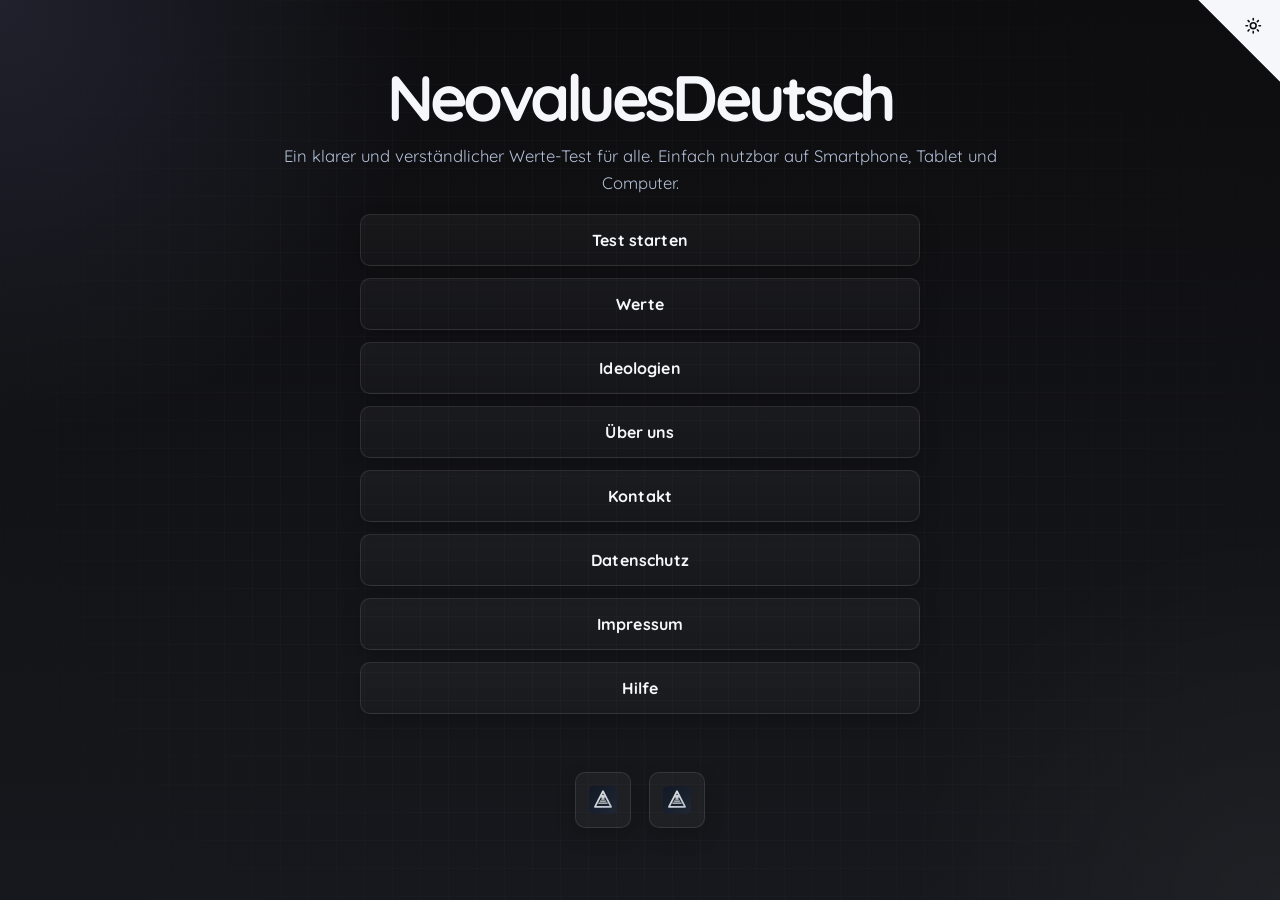
<file: index.html>
<!DOCTYPE html>
<html lang="de">
<head>
    <meta charset="UTF-8">
    <meta name="viewport" content="width=device-width, initial-scale=1.0">
    <meta name="theme-color" content="#18181b">
    <title>NeovaluesDeutsch</title>
    <link rel="stylesheet" href="style.css">
    <link rel="icon" type="image/svg+xml" href="icon.svg">
    <link rel="manifest" href="manifest.webmanifest">
    <script src="theme.js"></script>
</head>
<body>
    <button class="theme-toggle-corner" onclick="toggleTheme()" aria-label="Hell-/Dunkelmodus umschalten">
        <svg width="80" height="80" viewBox="0 0 250 250" aria-hidden="true">
            <path d="M0,0 L250,250 L250,0 Z"></path>
            <g class="icon-sun" transform="translate(142, 52) scale(2.2)">
                <circle cx="12" cy="12" r="4"></circle>
                <path d="M12 2v2M12 20v2M4.93 4.93l1.41 1.41M17.66 17.66l1.41 1.41M2 12h2M20 12h2M6.34 17.66l-1.41 1.41M19.07 4.93l-1.41 1.41"></path>
            </g>
            <g class="icon-moon" transform="translate(142, 52) scale(2.2)">
                <path d="M12 3a6 6 0 0 0 9 9 9 9 0 1 1-9-9Z"></path>
            </g>
        </svg>
    </button>

    <div class="main-container">
        <h1>NeovaluesDeutsch</h1>
        <p class="intro-text">Ein klarer und verständlicher Werte-Test für alle. Einfach nutzbar auf Smartphone, Tablet und Computer.</p>

        <div id="buttons">
            <button onclick="location.href='Instruction.html'">Test starten</button>
            <button onclick="location.href='values.html'">Werte</button>
            <button onclick="location.href='ideologies.html'">Ideologien</button>
            <button onclick="location.href='about.html'">Über uns</button>
            <button onclick="location.href='contact.html'">Kontakt</button>
            <button onclick="location.href='privacy.html'">Datenschutz</button>
            <button onclick="location.href='impressum.html'">Impressum</button>
            <button onclick="location.href='support.html'">Hilfe</button>
        </div>

        <div class="footer-icons">
            <a href="support.html" title="Hilfe" class="footer-icon-link">
                <img src="icon.svg" alt="Hilfe" class="footer-icon">
            </a>
            <a href="https://github.com/neomediavalist/neovalues" target="_blank" rel="noopener noreferrer" title="Originalprojekt NeoValues" class="footer-icon-link">
                <img src="icon.svg" alt="Originalprojekt auf GitHub" class="footer-icon">
            </a>
        </div>
    </div>
</body>
</html>
</file>
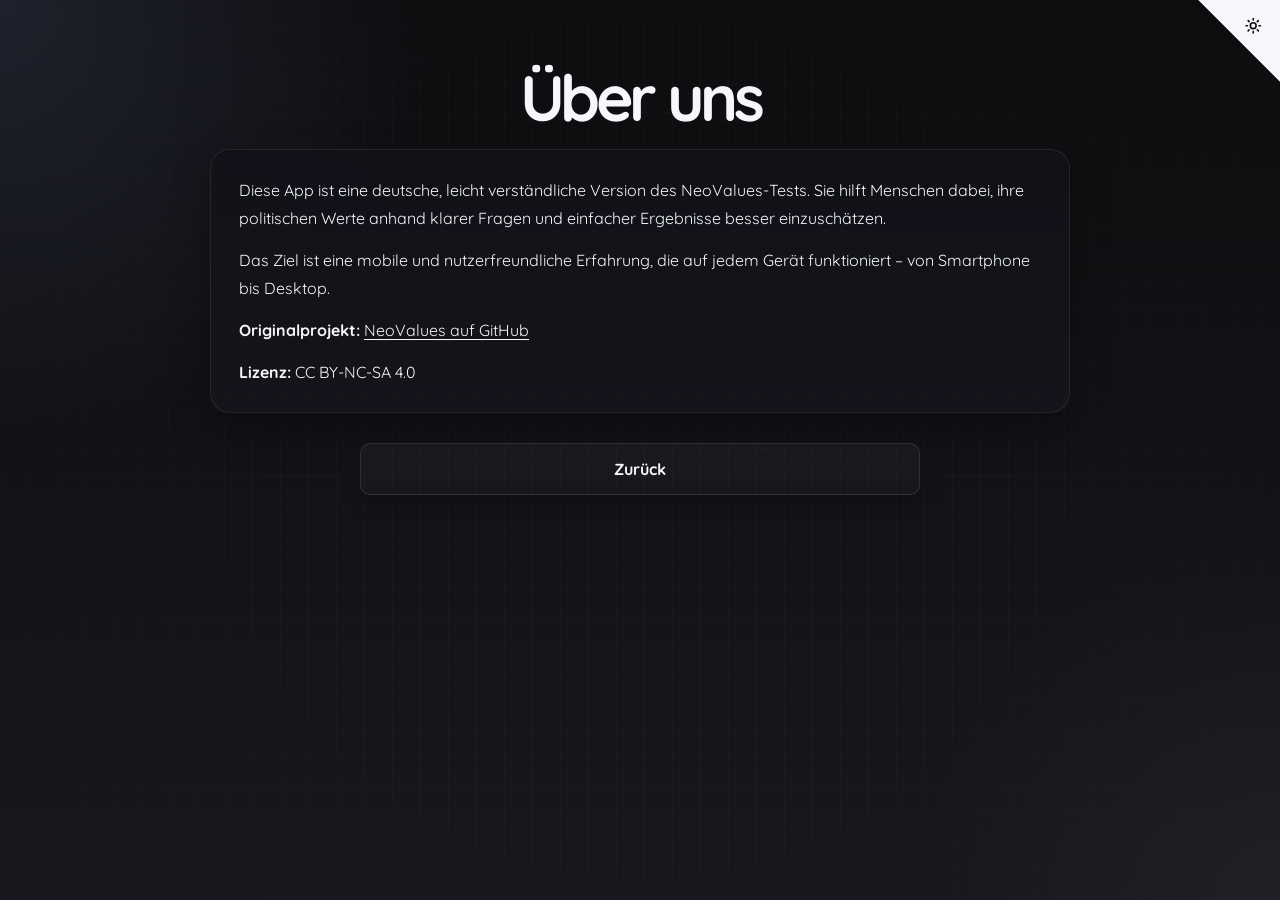
<file: about.html>
<!DOCTYPE html>
<html lang="de">
<head>
    <meta charset="UTF-8">
    <meta name="viewport" content="width=device-width, initial-scale=1.0">
    <title>Über uns</title>
    <link rel="stylesheet" href="style.css">
    <link rel="icon" type="image/svg+xml" href="icon.svg">
    <link rel="manifest" href="manifest.webmanifest">
    <script src="theme.js"></script>
</head>
<body>
    <div class="main-container">
        <h1>Über uns</h1>
        <div class="description-box">
            <p>Diese App ist eine deutsche, leicht verständliche Version des NeoValues-Tests. Sie hilft Menschen dabei, ihre politischen Werte anhand klarer Fragen und einfacher Ergebnisse besser einzuschätzen.</p>
            <p>Das Ziel ist eine mobile und nutzerfreundliche Erfahrung, die auf jedem Gerät funktioniert – von Smartphone bis Desktop.</p>
            <p><strong>Originalprojekt:</strong> <a href="https://github.com/neomediavalist/neovalues" target="_blank" rel="noopener noreferrer">NeoValues auf GitHub</a></p>
            <p><strong>Lizenz:</strong> CC BY-NC-SA 4.0</p>
        </div>
        <div id="buttons" style="margin-top: 30px;">
            <button onclick="location.href='index.html'">Zurück</button>
        </div>
    </div>
</body>
</html>
</file>
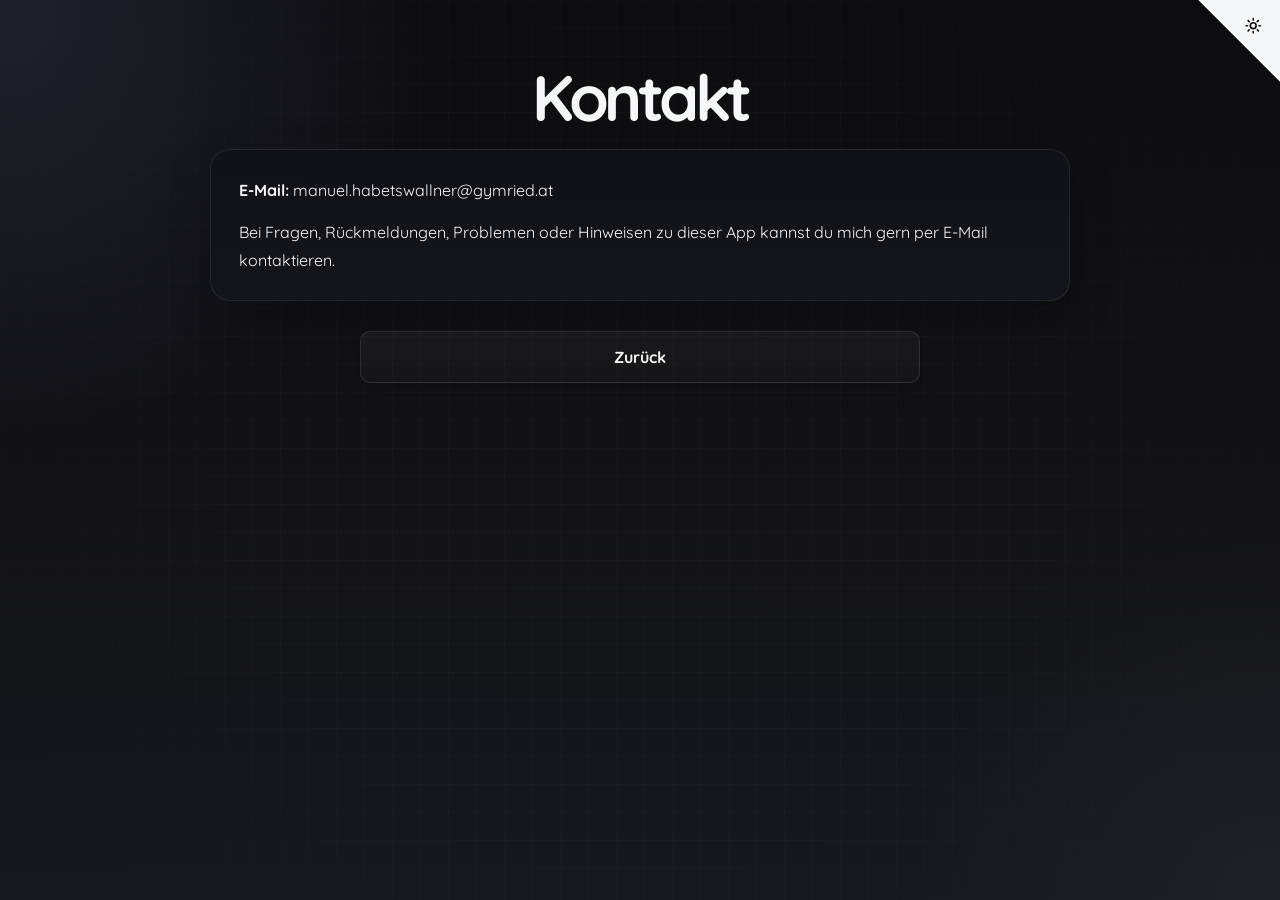
<file: contact.html>
<!DOCTYPE html>
<html lang="de">
<head>
    <meta charset="UTF-8">
    <meta name="viewport" content="width=device-width, initial-scale=1.0">
    <title>Kontakt</title>
    <link rel="stylesheet" href="style.css">
    <link rel="icon" type="image/svg+xml" href="icon.svg">
    <link rel="manifest" href="manifest.webmanifest">
    <script src="theme.js"></script>
</head>
<body>
    <div class="main-container">
        <h1>Kontakt</h1>
        <div class="description-box">
            <p><strong>E-Mail:</strong> manuel.habetswallner@gymried.at</p>
            <p>Bei Fragen, Rückmeldungen, Problemen oder Hinweisen zu dieser App kannst du mich gern per E-Mail kontaktieren.</p>
        </div>
        <div id="buttons" style="margin-top: 30px;">
            <button onclick="location.href='index.html'">Zurück</button>
        </div>
    </div>
</body>
</html>
</file>
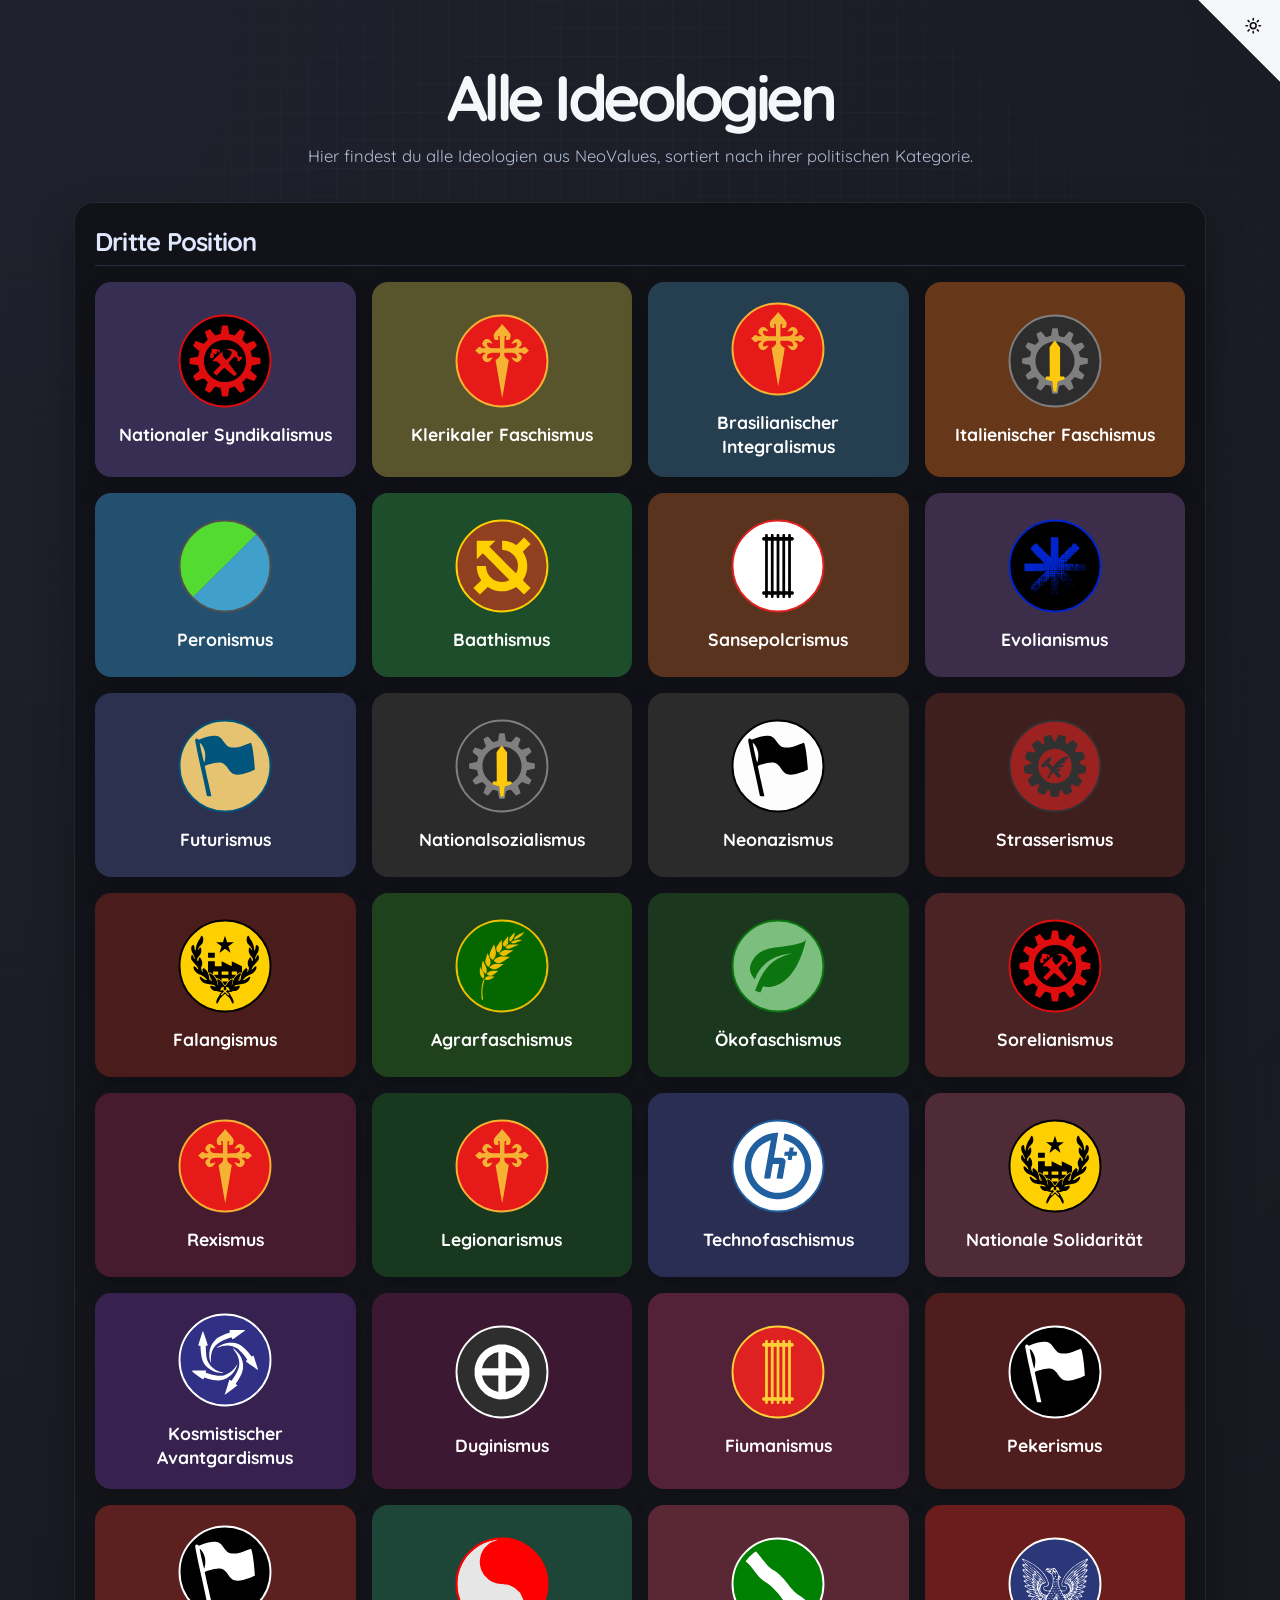
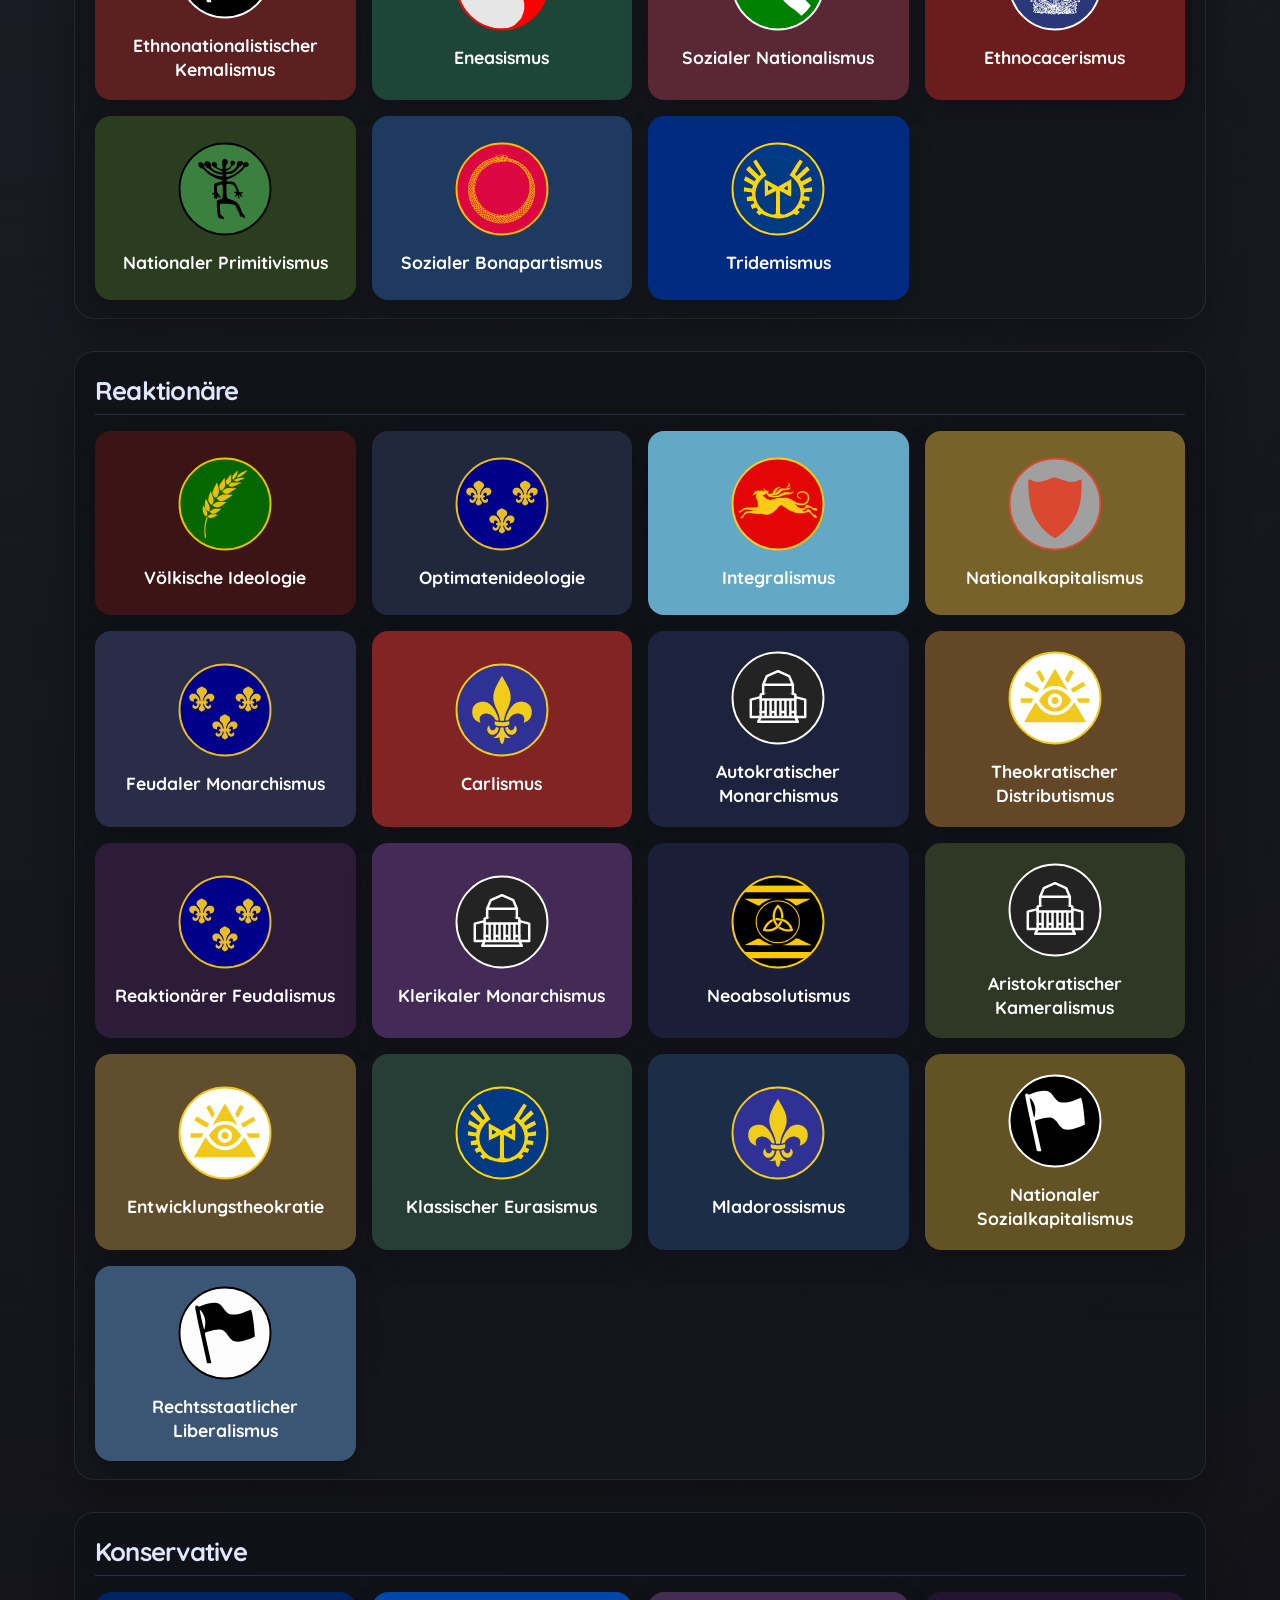
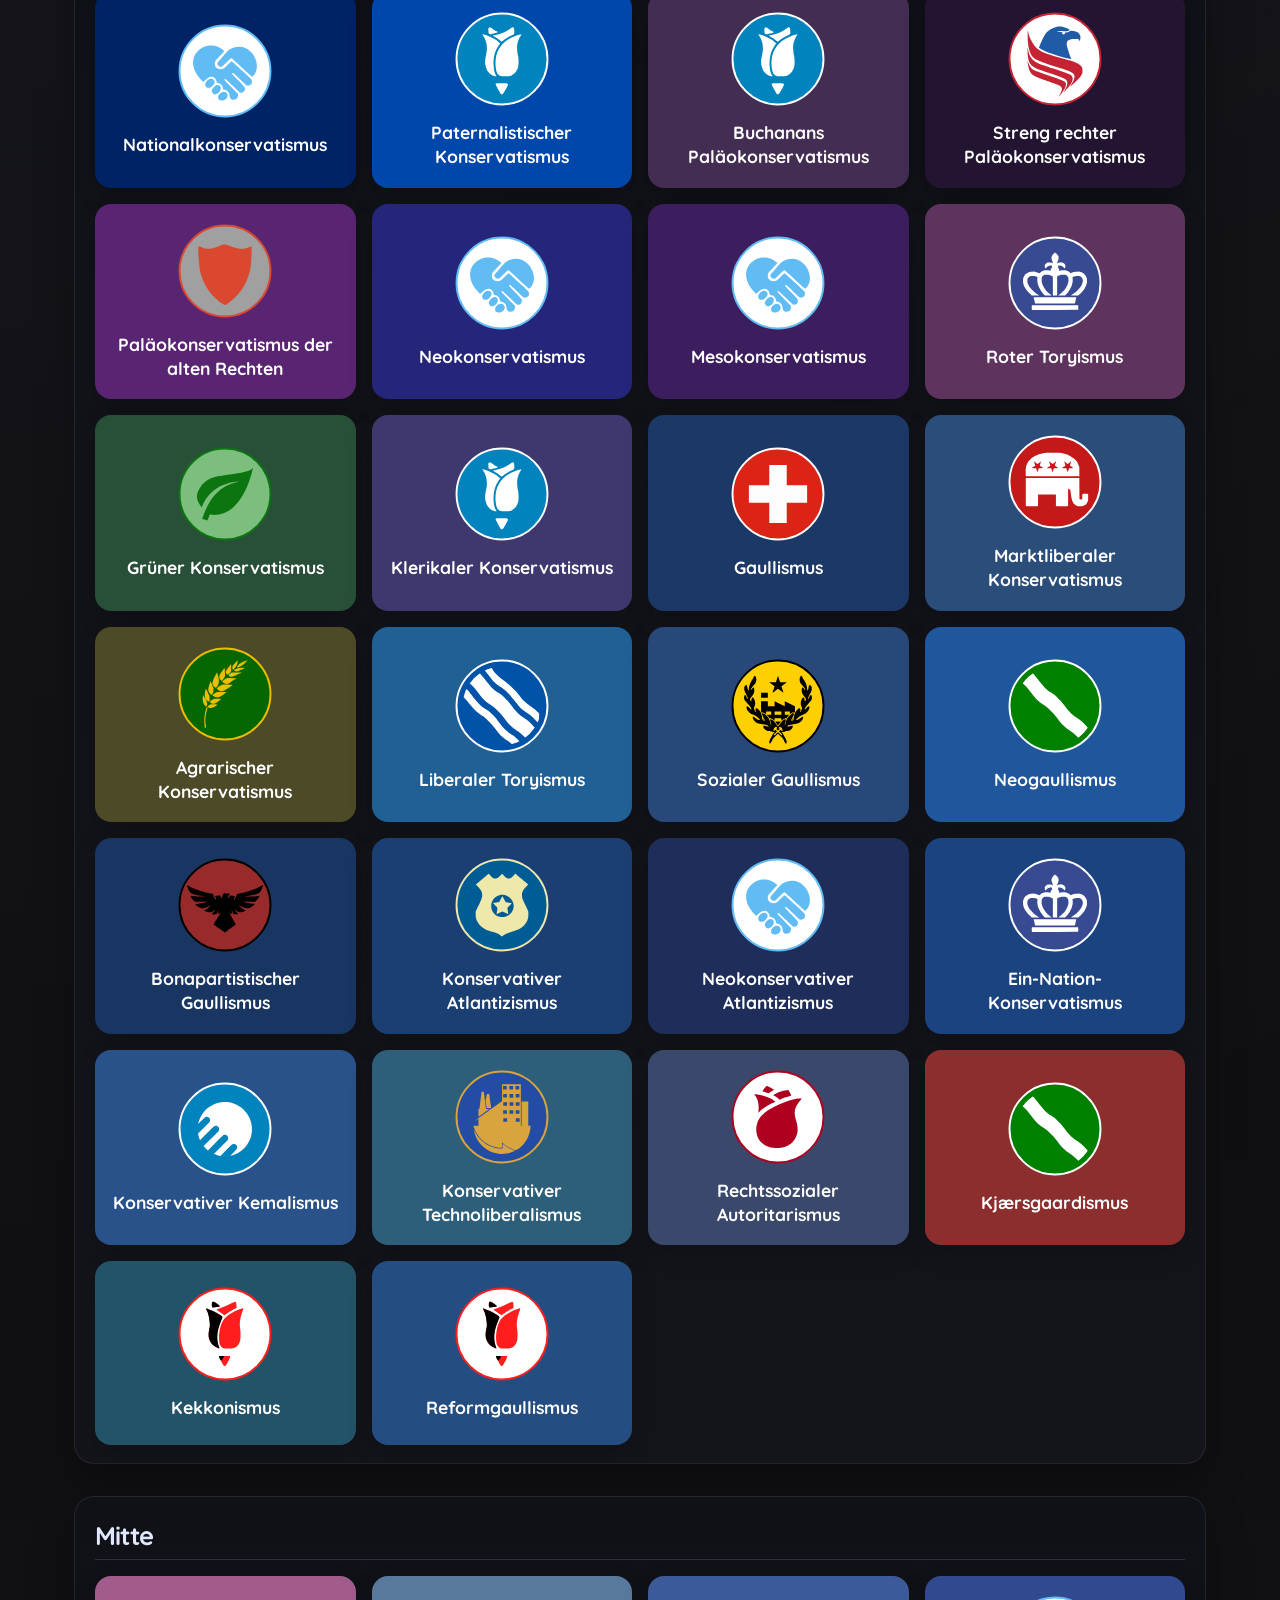
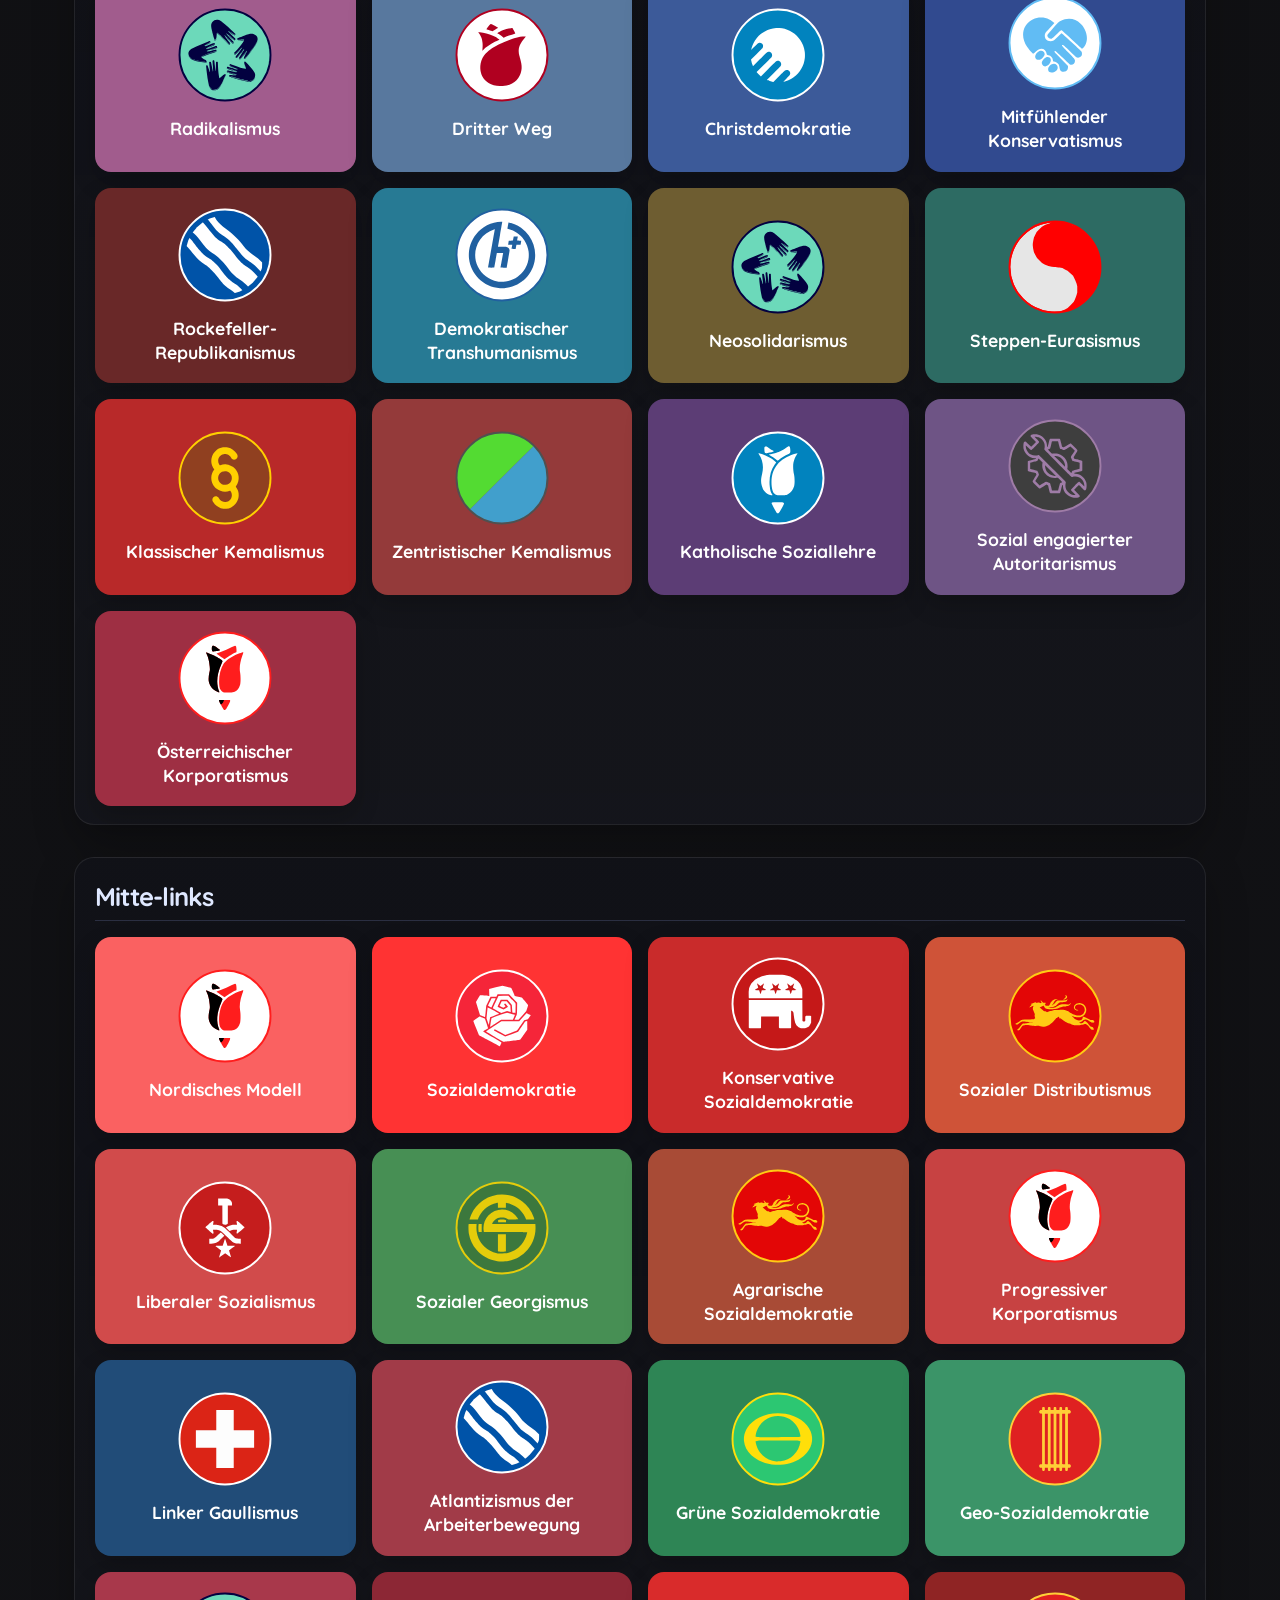
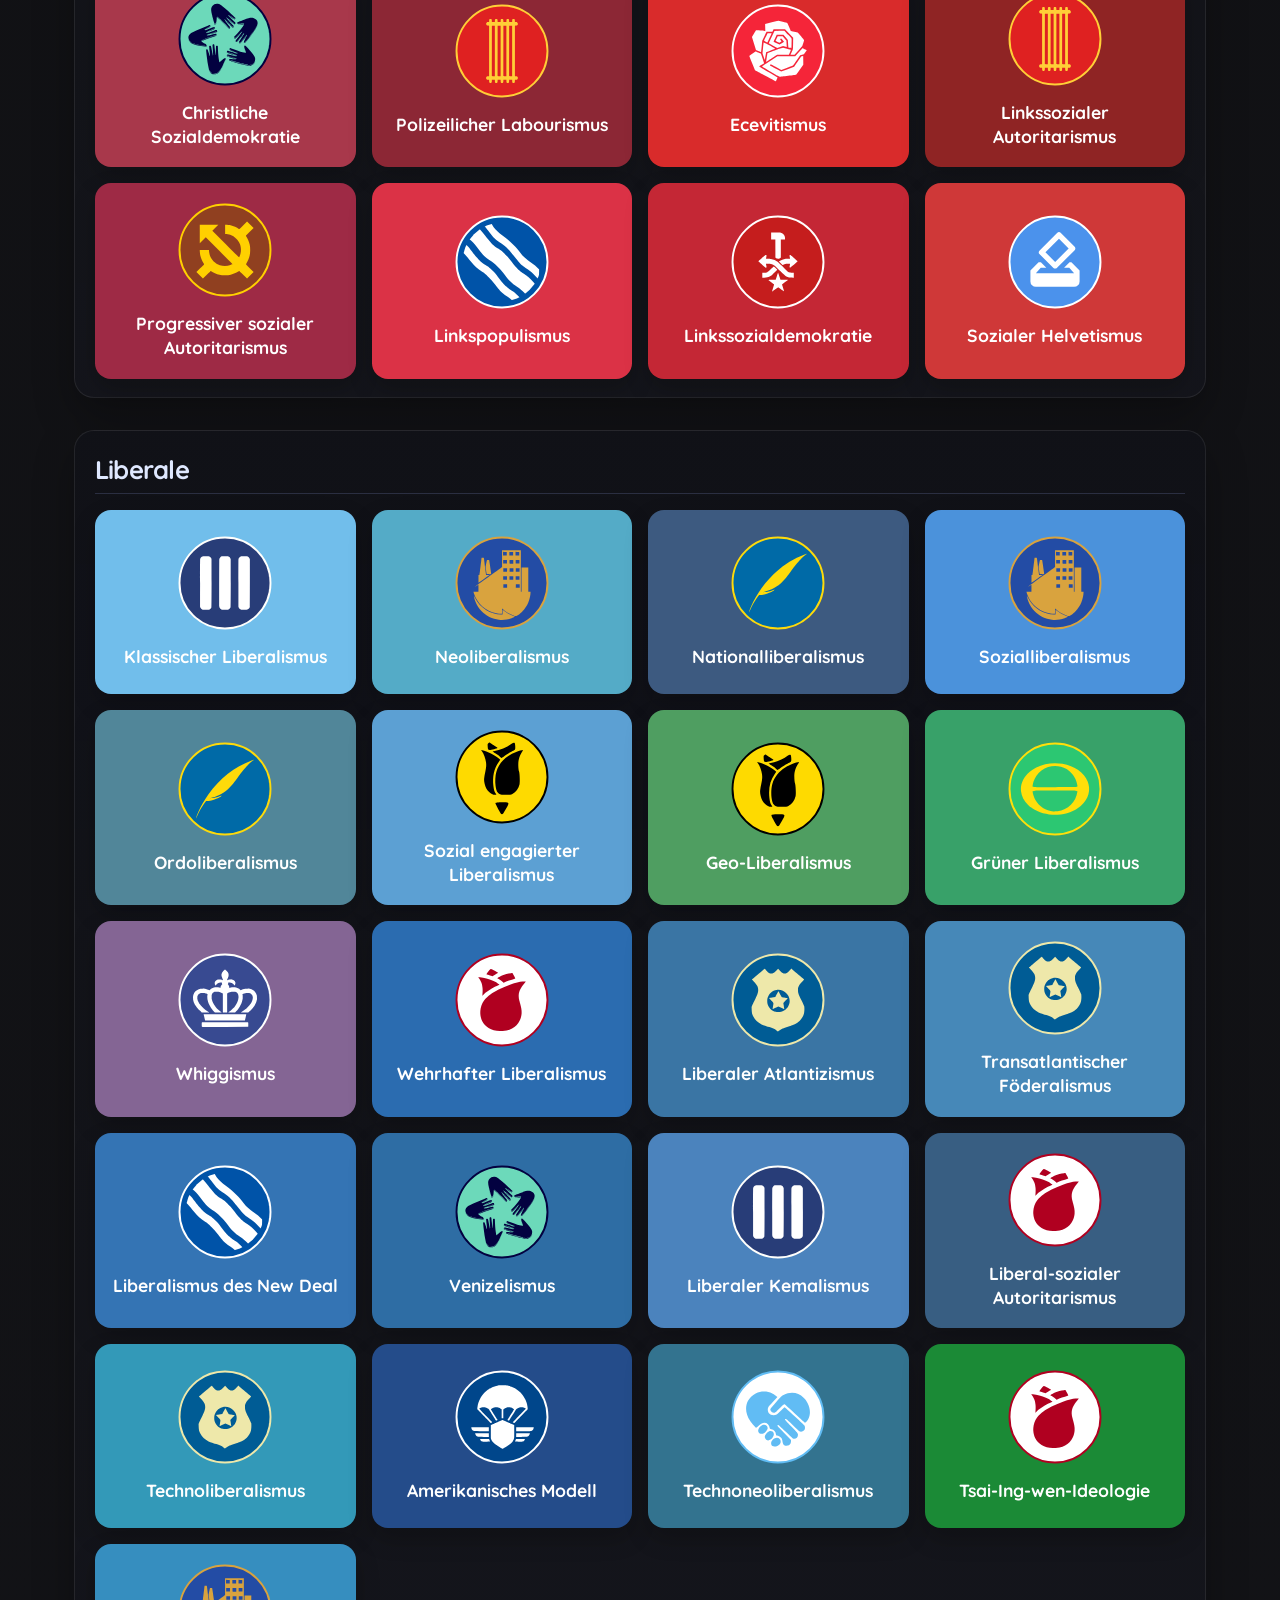
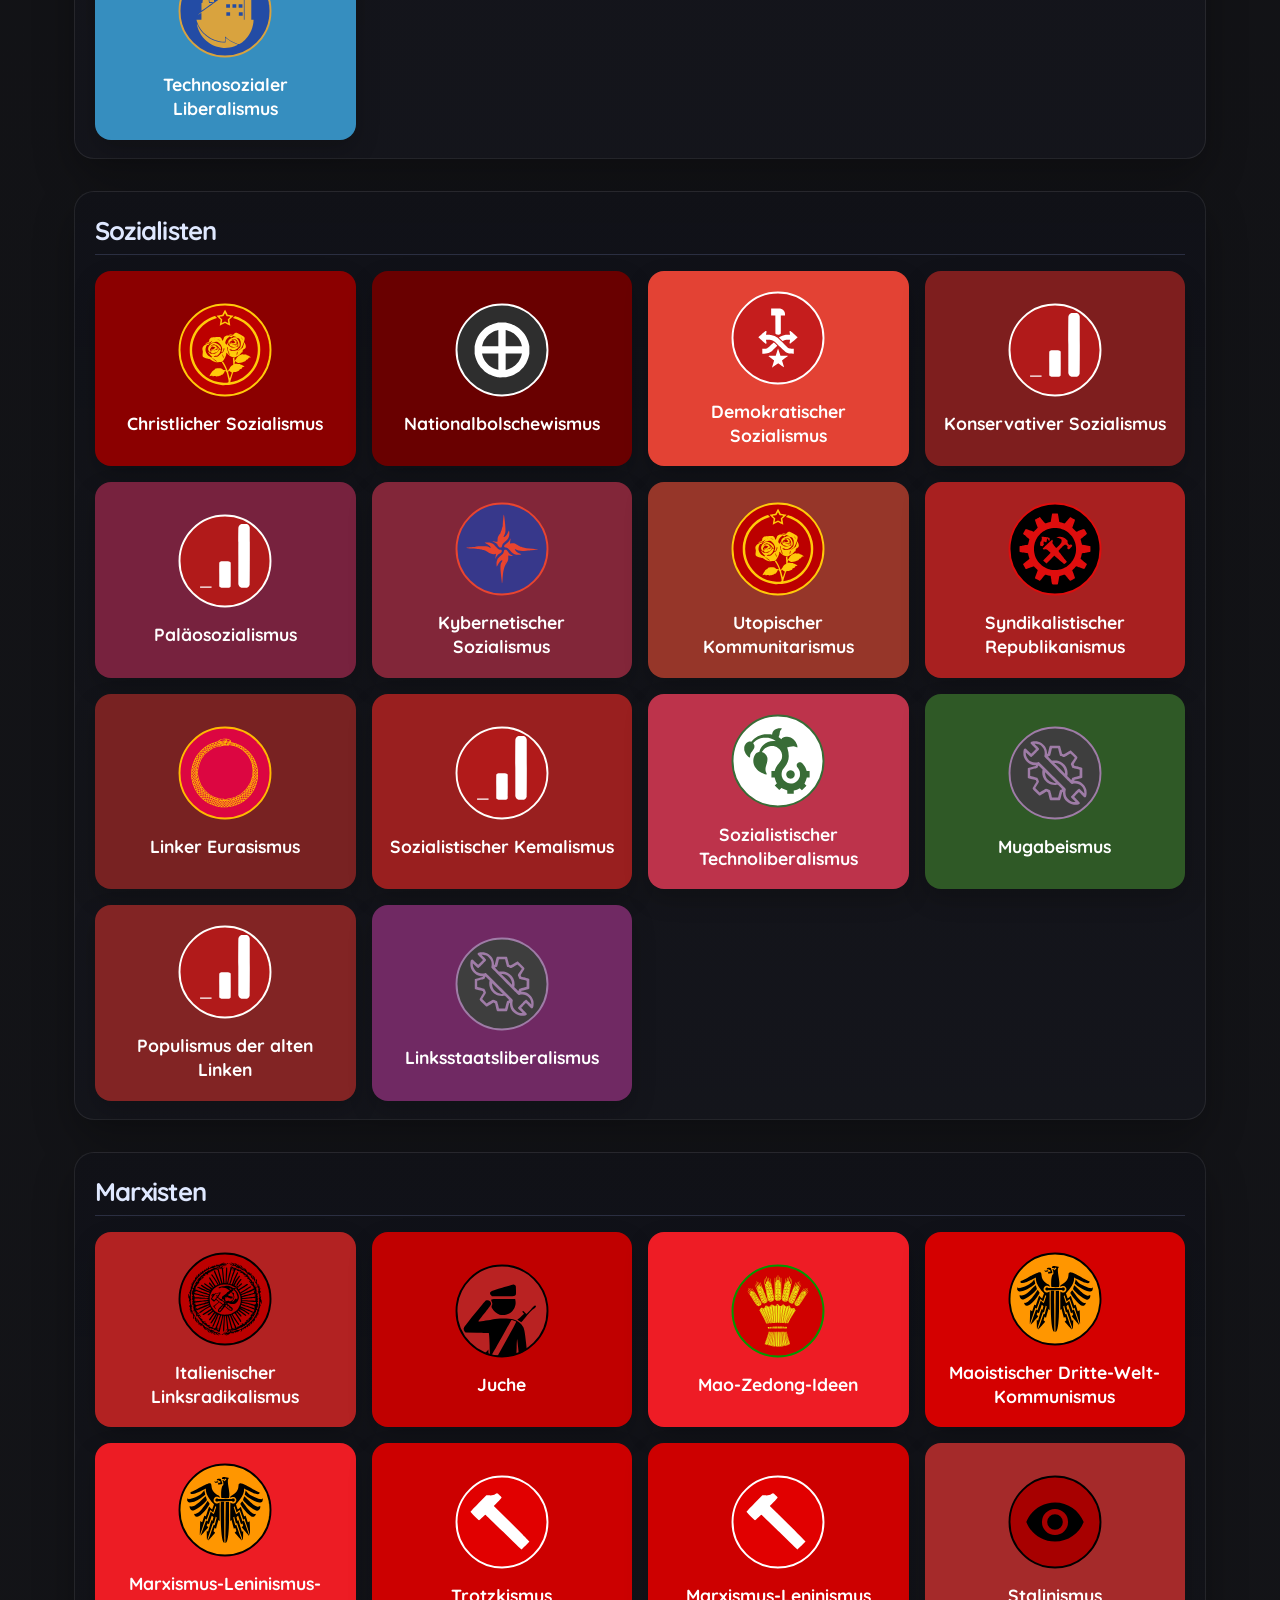
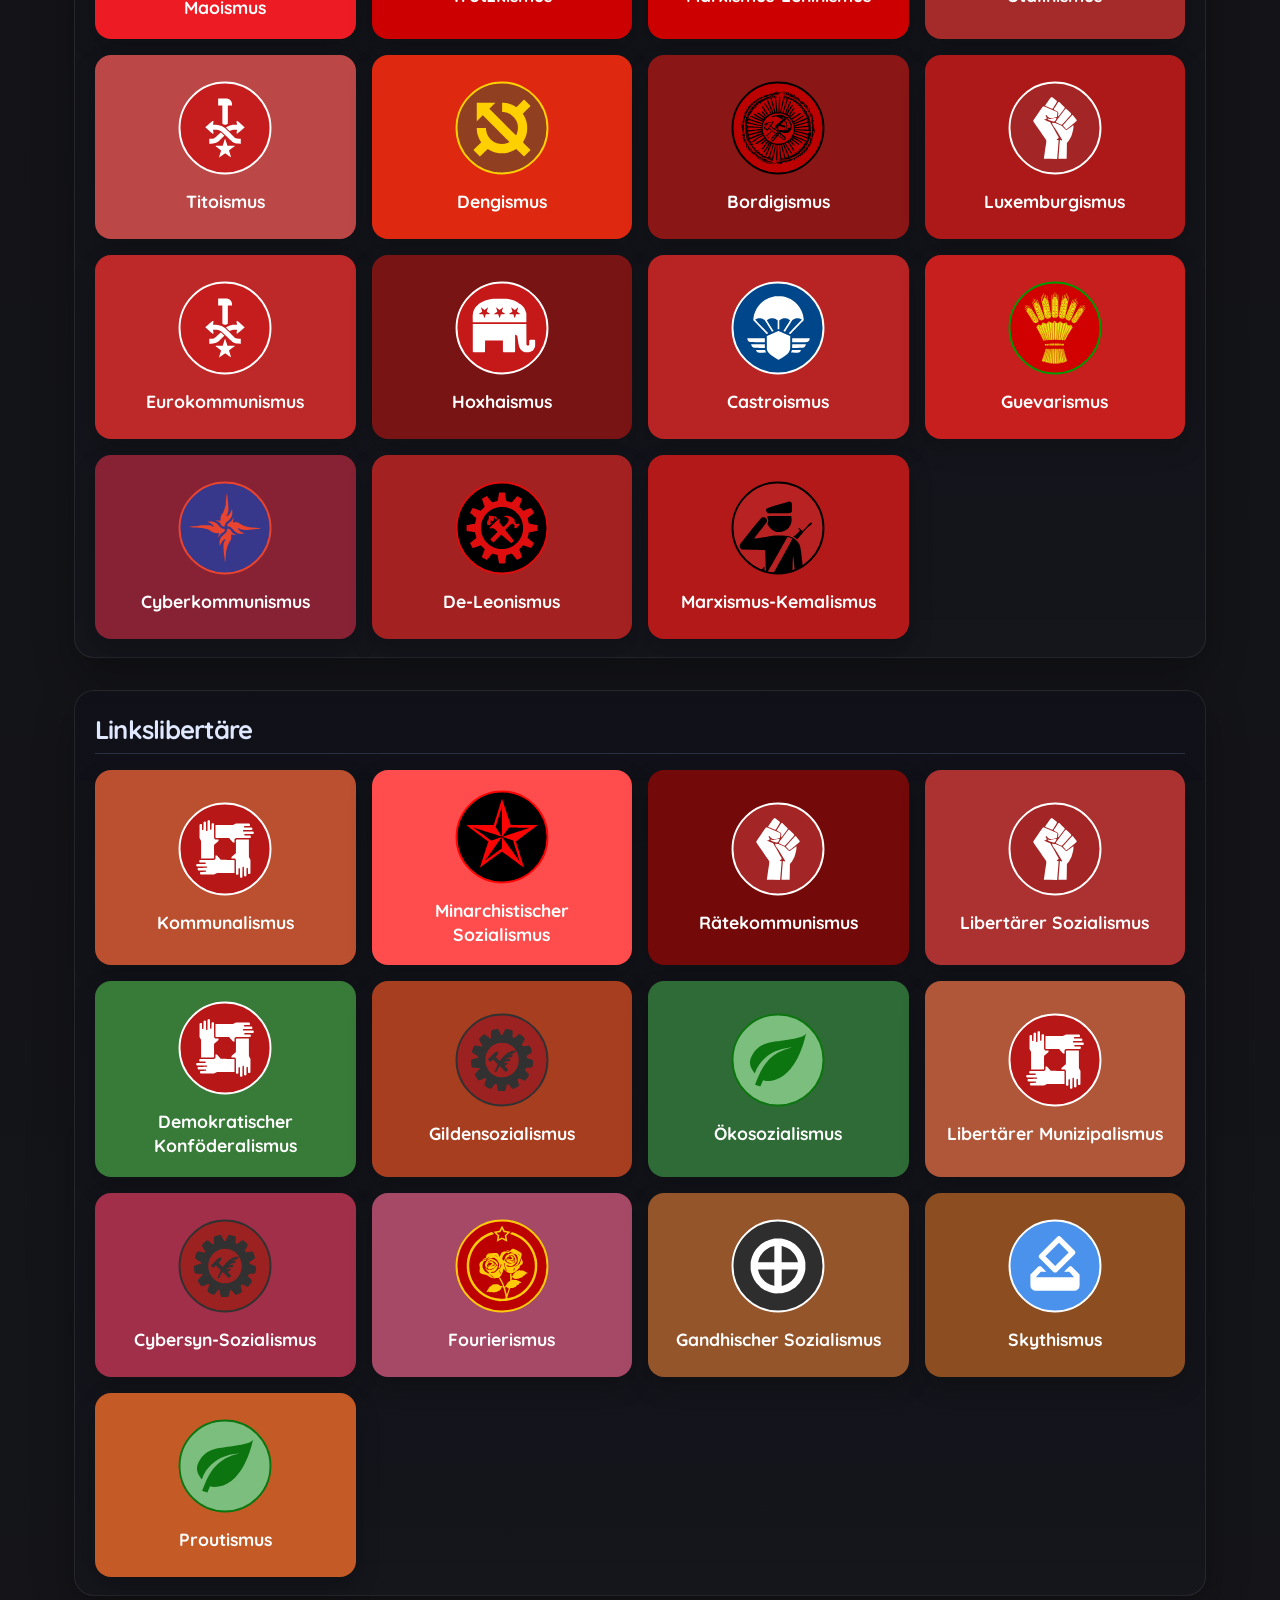
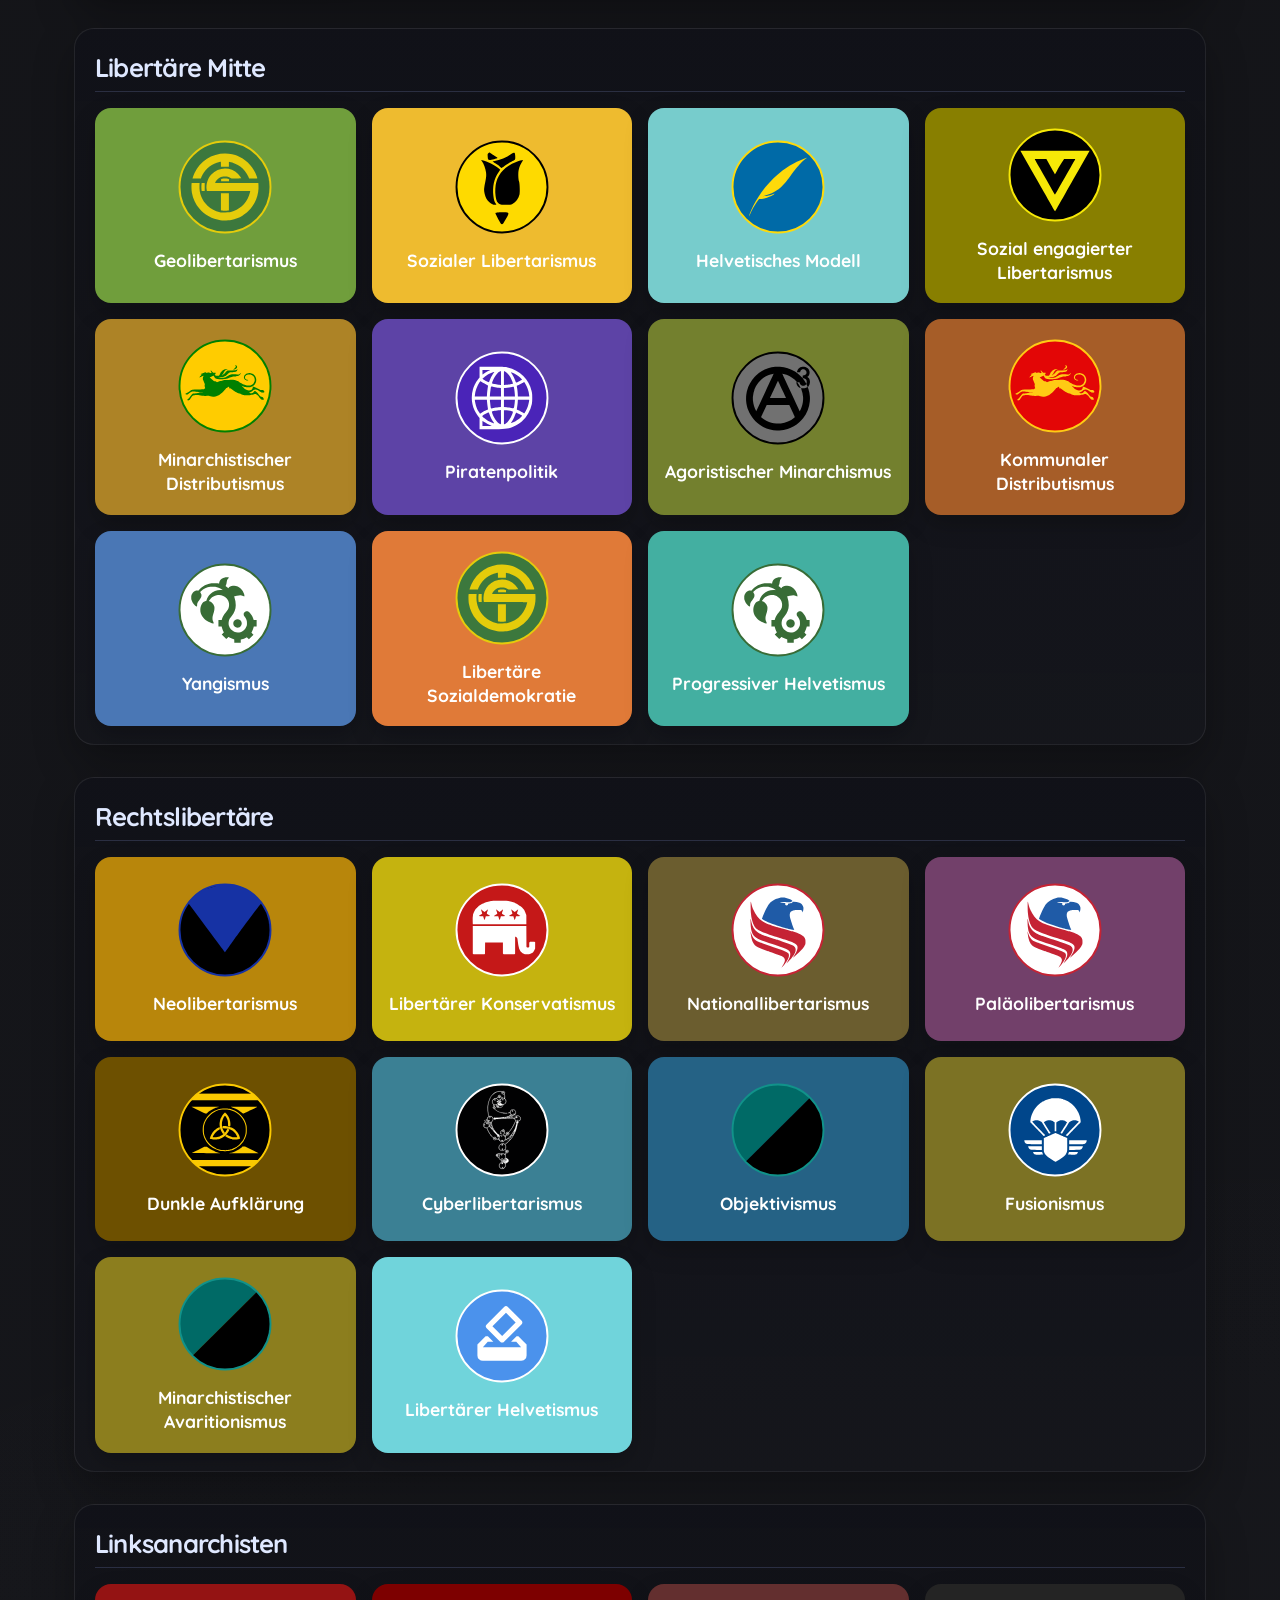
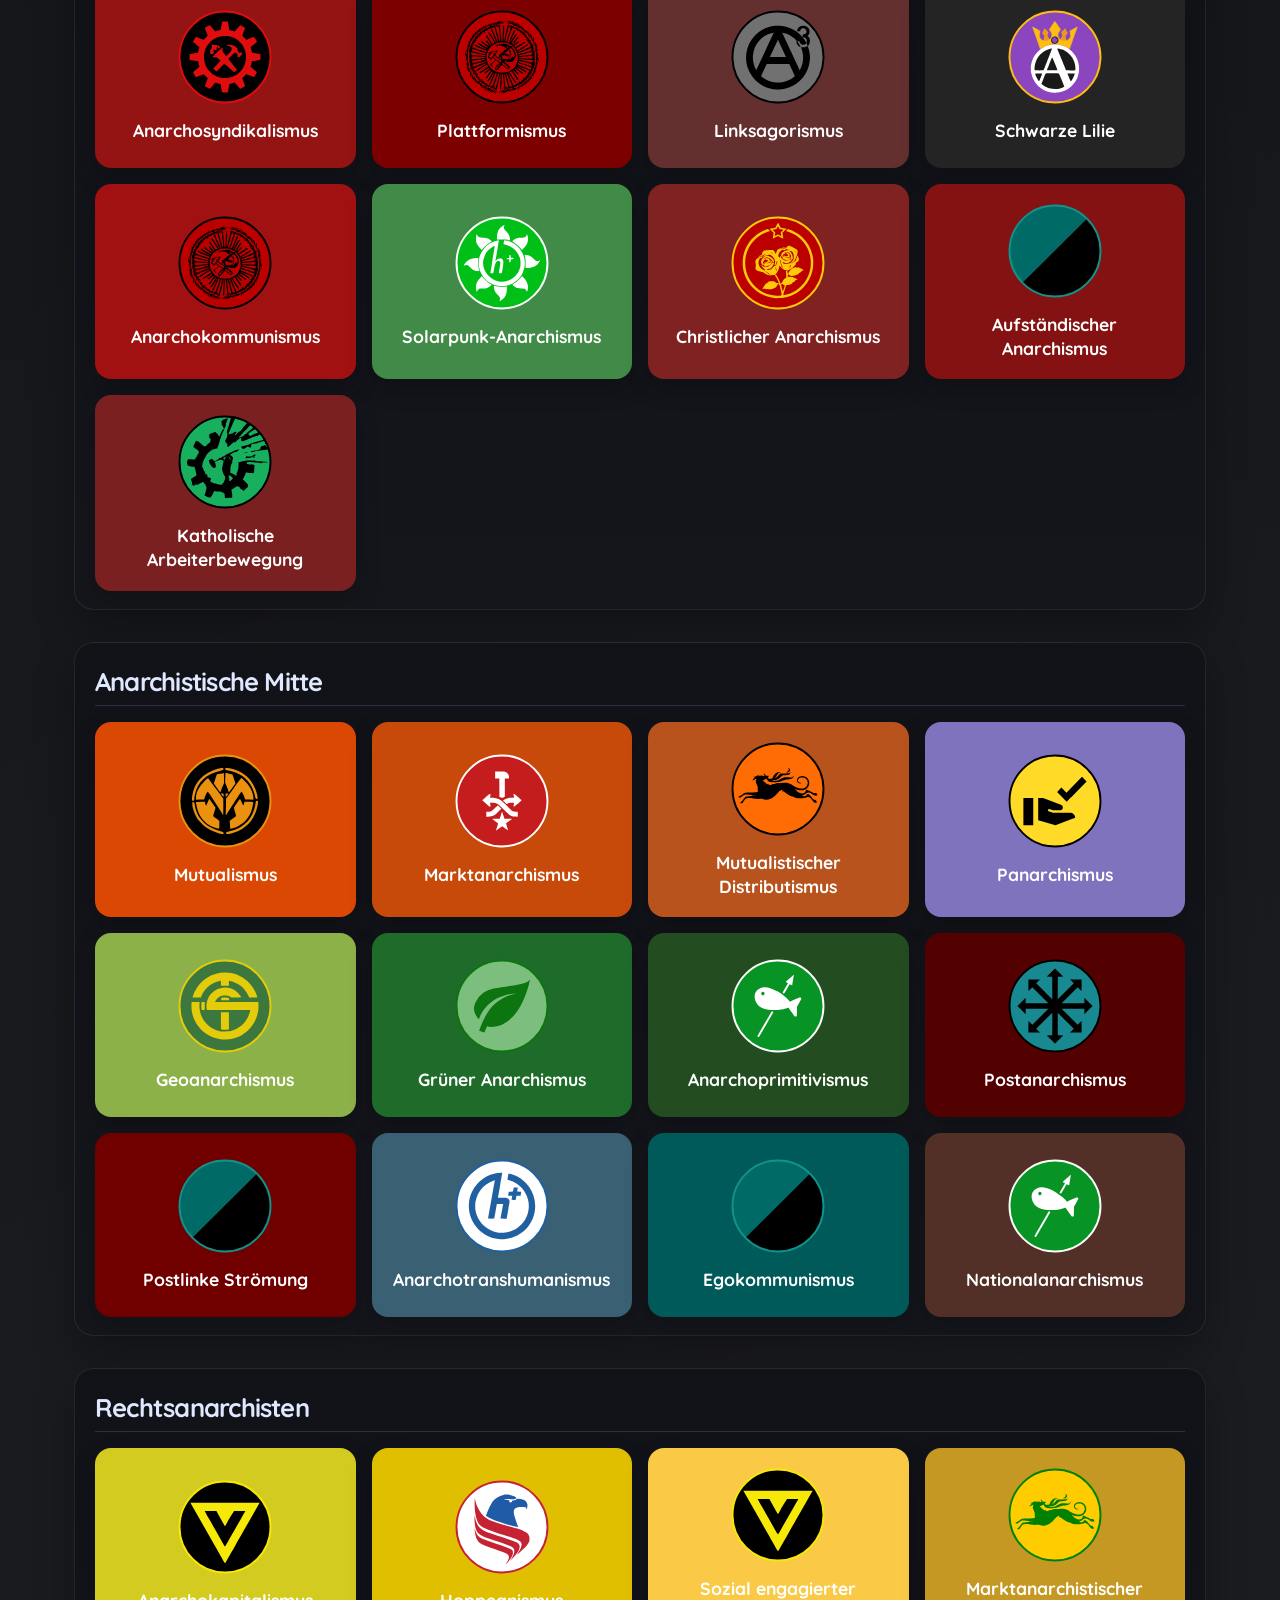
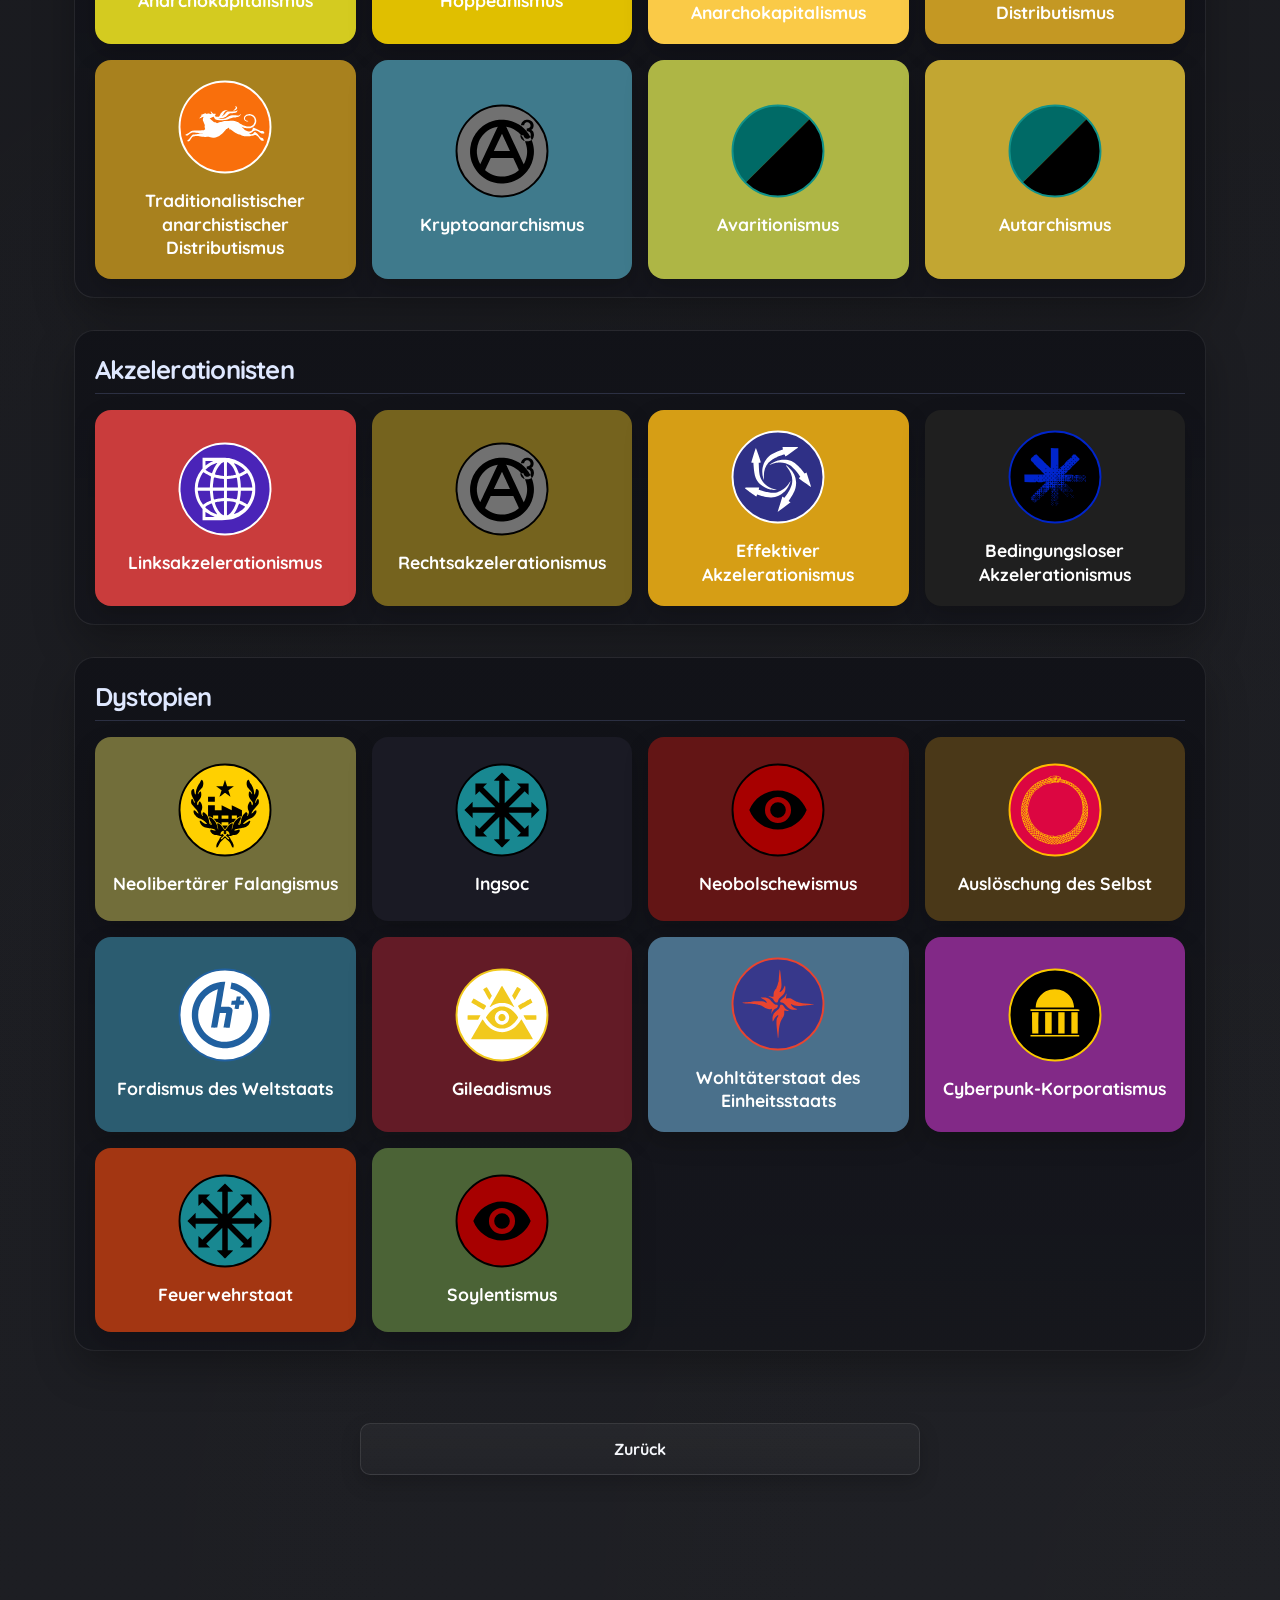
<file: ideologies.html>
<!DOCTYPE html>
<html lang="de">
<head>
    <meta charset="UTF-8">
    <meta name="viewport" content="width=device-width, initial-scale=1.0">
    <title>NeoValues - Alle Ideologien</title>
    <link rel="stylesheet" href="style.css?v=14">
    <link rel="icon" type="image/svg" href="icon.svg">
    <script src="theme.js"></script>
</head>
<body>
    <div class="main-container">
        <h1>Alle Ideologien</h1>
        <p class="intro-text">Hier findest du alle Ideologien aus NeoValues, sortiert nach ihrer politischen Kategorie.</p>
        
        <div id="ideologies-container"></div>
        
        <div id="buttons" style="margin-top: 40px; padding-bottom: 60px;">
            <button onclick="location.href='index.html'">Zurück</button>
        </div>
    </div>

    <script src="data.js"></script>
    <script>
        const container = document.getElementById('ideologies-container');
        container.className = 'ideologies-list';

        const ideologySignatures = {};
        Object.values(ideologyGroups).flat().forEach(name => {
            const signature = Object.keys(labelMapping)
                .filter(key => labelMapping[key] === name)
                .sort((a, b) => b.split('|').length - a.split('|').length)[0];
            if (signature) ideologySignatures[name] = signature.split('|');
        });

        const traitFrequency = {};
        Object.values(ideologySignatures).forEach(traits => {
            traits.forEach(trait => {
                traitFrequency[trait] = (traitFrequency[trait] || 0) + 1;
            });
        });

        function getIdeologyIcon(name) {
            const signature = ideologySignatures[name];
            if (!signature) {
                if (name === 'Soylentism') {
                    return {
                        src: 'icons/social_control/totalism.svg',
                        label: resultsMapping.social_control.totalism
                    };
                }
                return null;
            }

            const trait = signature
                .filter(id => Object.keys(resultsMapping).some(category => resultsMapping[category][id]))
                .sort((a, b) => traitFrequency[a] - traitFrequency[b])[0];
            if (!trait) return null;

            const category = Object.keys(resultsMapping)
                .find(group => resultsMapping[group][trait]);
            return category
                ? { src: `icons/${category}/${trait}.svg`, label: resultsMapping[category][trait] }
                : null;
        }

        for (const groupName in ideologyGroups) {
            const section = document.createElement('div');
            section.className = 'category-section';

            const title = document.createElement('h2');
            title.className = 'category-title';
            title.innerText = groupName;
            section.appendChild(title);

            const flexContainer = document.createElement('div');
            flexContainer.className = 'values-flex-container';

            ideologyGroups[groupName].forEach(name => {
                const bubble = document.createElement('a');
                bubble.className = 'label-bubble';
                bubble.href = `description.html?id=${encodeURIComponent(name)}&type=ideology`;
                bubble.innerText = displayIdeologyName(name);

                const icon = getIdeologyIcon(name);
                if (icon) {
                    const img = document.createElement('img');
                    img.className = 'ideology-icon';
                    img.src = icon.src;
                    img.alt = icon.label;
                    img.title = `Prägendes Merkmal: ${icon.label}`;
                    bubble.prepend(img);
                }

                bubble.style.backgroundColor = labelColors[name] || '#7a7a7a';

                flexContainer.appendChild(bubble);
            });

            section.appendChild(flexContainer);
            container.appendChild(section);
        }
    </script>
</body>
</html>
</file>
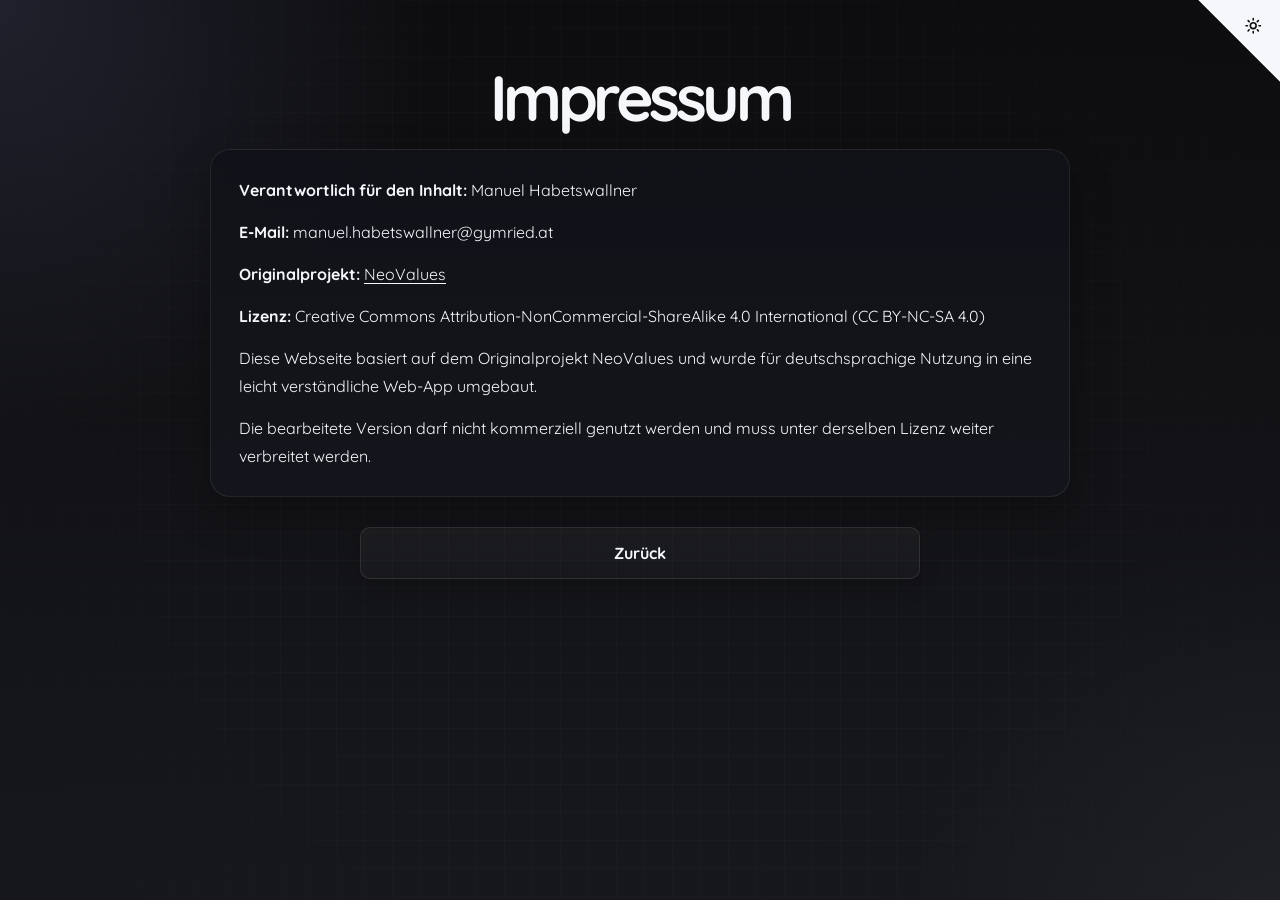
<file: impressum.html>
<!DOCTYPE html>
<html lang="de">
<head>
    <meta charset="UTF-8">
    <meta name="viewport" content="width=device-width, initial-scale=1.0">
    <title>Impressum</title>
    <link rel="stylesheet" href="style.css">
    <link rel="icon" type="image/svg+xml" href="icon.svg">
    <link rel="manifest" href="manifest.webmanifest">
    <script src="theme.js"></script>
</head>
<body>
    <div class="main-container">
        <h1>Impressum</h1>
        <div class="description-box">
            <p><strong>Verantwortlich für den Inhalt:</strong> Manuel Habetswallner</p>
            <p><strong>E-Mail:</strong> manuel.habetswallner@gymried.at</p>
            <p><strong>Originalprojekt:</strong> <a href="https://github.com/neomediavalist/neovalues" target="_blank" rel="noopener noreferrer">NeoValues</a></p>
            <p><strong>Lizenz:</strong> Creative Commons Attribution-NonCommercial-ShareAlike 4.0 International (CC BY-NC-SA 4.0)</p>
            <p>Diese Webseite basiert auf dem Originalprojekt NeoValues und wurde für deutschsprachige Nutzung in eine leicht verständliche Web-App umgebaut.</p>
            <p>Die bearbeitete Version darf nicht kommerziell genutzt werden und muss unter derselben Lizenz weiter verbreitet werden.</p>
        </div>
        <div id="buttons" style="margin-top: 30px;">
            <button onclick="location.href='index.html'">Zurück</button>
        </div>
    </div>
</body>
</html>
</file>
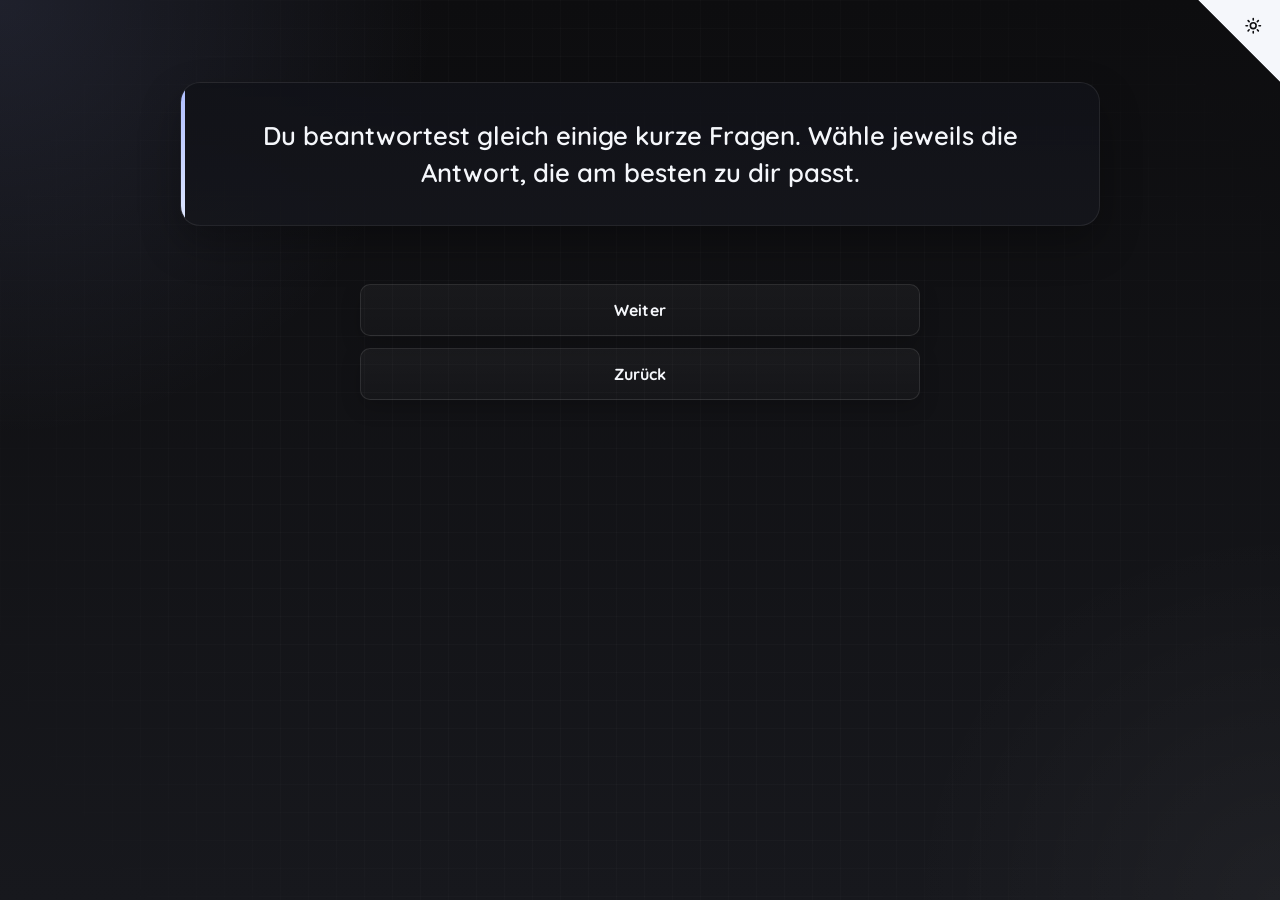
<file: Instruction.html>
<!DOCTYPE html>
<html lang="de">
<head>
    <meta charset="UTF-8">
    <meta name="viewport" content="width=device-width, initial-scale=1.0">
    <title>Werte-Test</title>
    <link rel="stylesheet" href="style.css">
    <link rel="icon" type="image/svg+xml" href="icon.svg">
    <link rel="manifest" href="manifest.webmanifest">
    <script src="theme.js"></script>
</head>
<body>
    <div class="main-container">
        <div class="question-container">
            <h2 id="question">Du beantwortest gleich einige kurze Fragen. Wähle jeweils die Antwort, die am besten zu dir passt.</h2>
        </div>

        <div id="buttons">
            <button onclick="location.href='quiz.html'">Weiter</button>
            <button onclick="location.href='index.html'">Zurück</button>
        </div>
    </div>
</body>
</html>
</file>
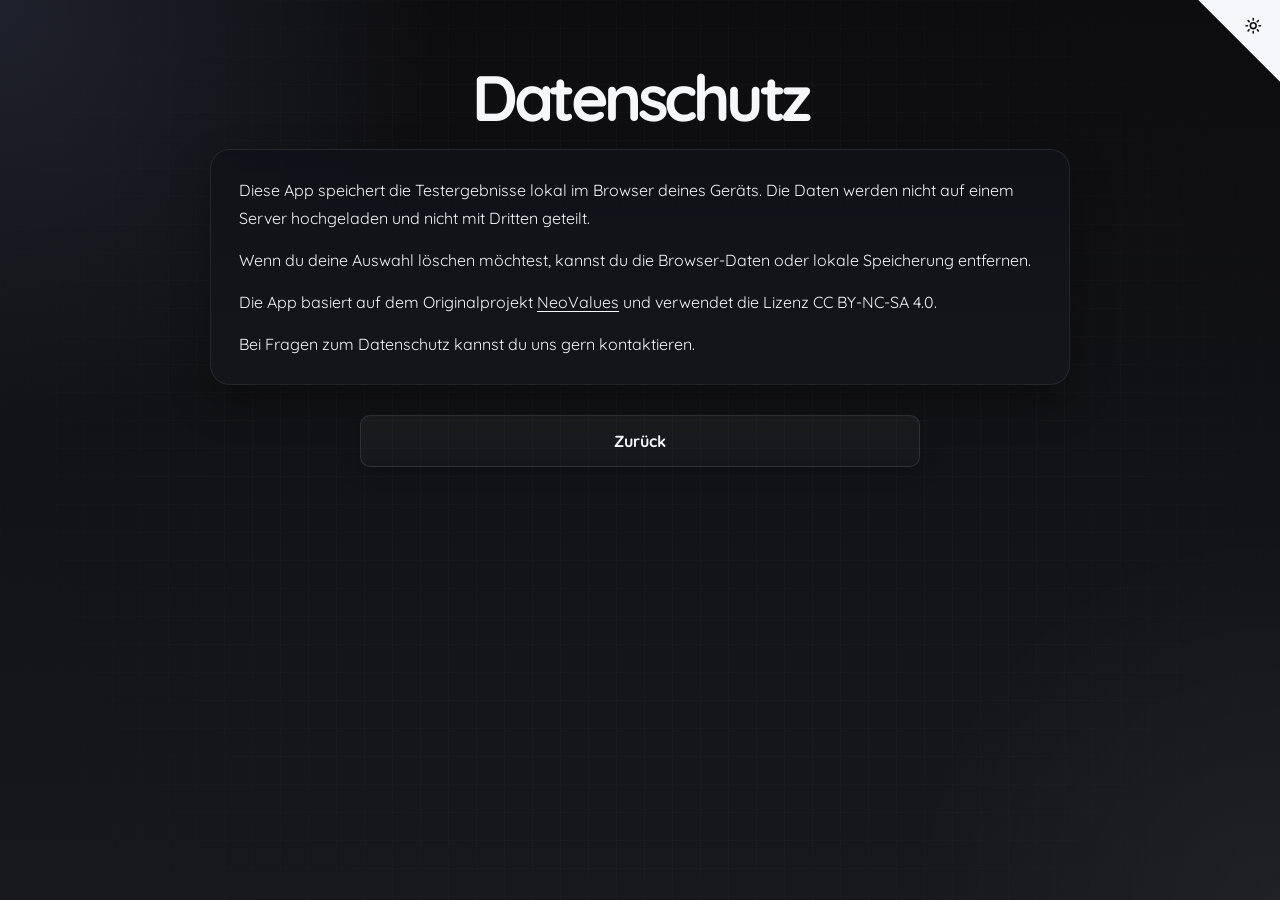
<file: privacy.html>
<!DOCTYPE html>
<html lang="de">
<head>
    <meta charset="UTF-8">
    <meta name="viewport" content="width=device-width, initial-scale=1.0">
    <title>Datenschutz</title>
    <link rel="stylesheet" href="style.css">
    <link rel="icon" type="image/svg+xml" href="icon.svg">
    <link rel="manifest" href="manifest.webmanifest">
    <script src="theme.js"></script>
</head>
<body>
    <div class="main-container">
        <h1>Datenschutz</h1>
        <div class="description-box">
            <p>Diese App speichert die Testergebnisse lokal im Browser deines Geräts. Die Daten werden nicht auf einem Server hochgeladen und nicht mit Dritten geteilt.</p>
            <p>Wenn du deine Auswahl löschen möchtest, kannst du die Browser-Daten oder lokale Speicherung entfernen.</p>
            <p>Die App basiert auf dem Originalprojekt <a href="https://github.com/neomediavalist/neovalues" target="_blank" rel="noopener noreferrer">NeoValues</a> und verwendet die Lizenz CC BY-NC-SA 4.0.</p>
            <p>Bei Fragen zum Datenschutz kannst du uns gern kontaktieren.</p>
        </div>
        <div id="buttons" style="margin-top: 30px;">
            <button onclick="location.href='index.html'">Zurück</button>
        </div>
    </div>
</body>
</html>
</file>
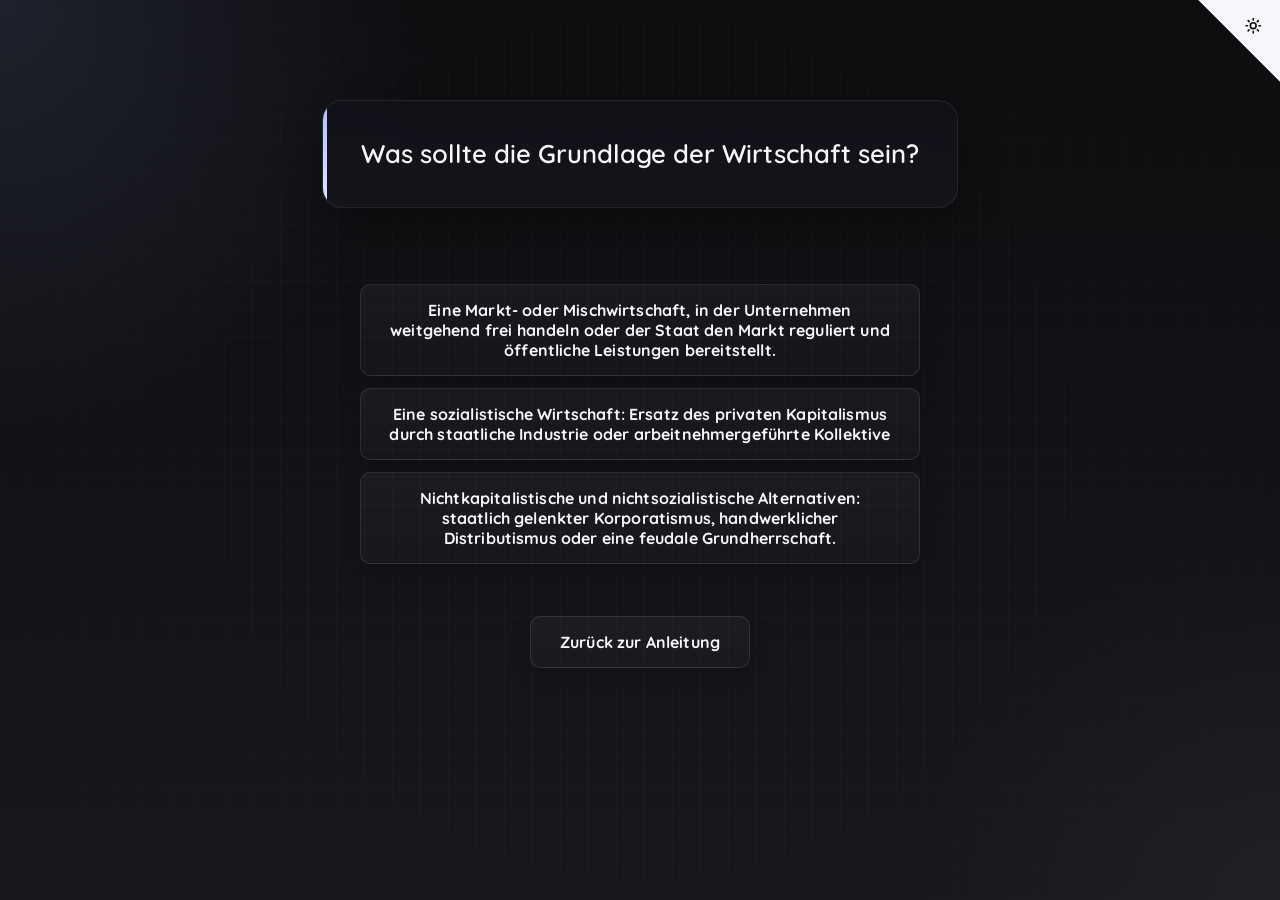
<file: quiz.html>
<!DOCTYPE html>
<html lang="de">
<head>
    <meta charset="UTF-8">
    <meta name="viewport" content="width=device-width, initial-scale=1.0">
    <title>Werte-Test</title>
    <link rel="stylesheet" href="style.css">
    <link rel="icon" type="image/svg+xml" href="icon.svg">
    <link rel="manifest" href="manifest.webmanifest">
    <script src="theme.js"></script>
</head>
<body>
    <div class="main-container">
        <div class="question-container">
            <h2 id="question"></h2>
        </div>

        <div id="buttons"></div>

        <div class="button-container">
            <button id="back-button" onclick="previousQuestion()">Zurück</button>
        </div>

        <script src="quiz.js"></script>
    </div>
</body>
</html>
</file>
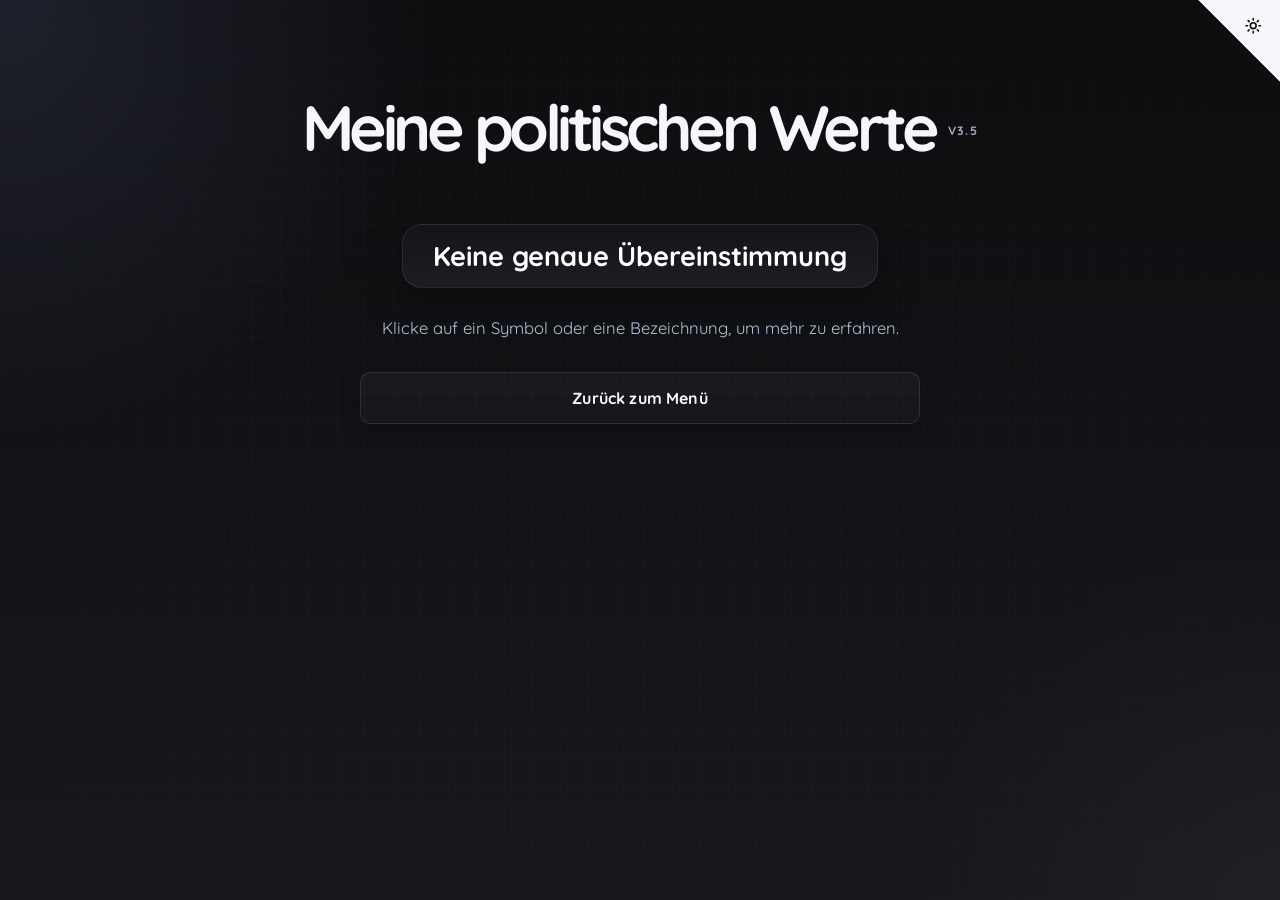
<file: results.html>
<!DOCTYPE html>
<html lang="de">
<head>
    <meta charset="UTF-8">
    <meta name="viewport" content="width=device-width, initial-scale=1.0">
    <title>Ergebnis</title>
    <link rel="stylesheet" href="style.css">
    <link rel="icon" type="image/svg+xml" href="icon.svg">
    <link rel="manifest" href="manifest.webmanifest">
    <script src="theme.js"></script>
</head>
<body>
    <div class="main-container">
    <div class="main-results-wrapper">
        <div class="top-section">
            <div class="title-container">
                <h1>Meine politischen Werte</h1>
                <span class="version-text">v3.5</span>
            </div>
            <div id="results-container"></div>
        </div>

        <div class="bottom-section">
            <div id="label"></div>

            <div id="secondary-label"></div>

            <p class="intro-text results-instruction">
                Klicke auf ein Symbol oder eine Bezeichnung, um mehr zu erfahren.
            </p>

            <div id="buttons" style="margin-top: 30px;">
                <button onclick="location.href='index.html'">Zurück zum Menü</button>
            </div>
        </div>
    </div>

    <script src="data.js"></script>
    <script>
        const results = JSON.parse(localStorage.getItem('quizResults') || '{}');
        const container = document.getElementById('results-container');
        const userResults = Object.values(results);

        categories.forEach(category => {
            const resultValue = results[category];
            if (resultValue) {
                const wrapper = document.createElement('a');
                wrapper.className = 'result-item';
                wrapper.href = `description.html?id=${resultValue}&cat=${category}`;
                wrapper.style.textDecoration = 'none';
                wrapper.style.color = 'inherit';

                const img = document.createElement('img');
                img.src = `icons/${category}/${resultValue}.svg`;
                img.className = 'result-icon';
                img.onerror = () => { img.style.display = 'none'; };

                const name = document.createElement('p');
                const displayName = (resultsMapping[category] && resultsMapping[category][resultValue])
                    ? resultsMapping[category][resultValue]
                    : resultValue.replace(/_/g, ' ');

                name.innerText = displayName;
                name.className = 'result-text';

                wrapper.appendChild(img);
                wrapper.appendChild(name);
                container.appendChild(wrapper);
            }
        });

        const matchedKey = Object.keys(labelMapping)
            .sort((a, b) => b.split('|').length - a.split('|').length)
            .find(key => {
                const requiredParts = key.split('|');
                return requiredParts.every(part => userResults.includes(part));
            });

        const finalLabel = matchedKey ? labelMapping[matchedKey] : "Keine genaue Übereinstimmung";
        const labelDiv = document.getElementById('label');
        labelDiv.className = "label-bubble";
        labelDiv.style.backgroundColor = labelColors[finalLabel] || "#7a7a7a";

        if (matchedKey) {
            labelDiv.innerHTML = `<a href="description.html?id=${encodeURIComponent(finalLabel)}&type=ideology" style="color: inherit; text-decoration: none; display: block;">${displayIdeologyName(finalLabel)}</a>`;
        } else {
            labelDiv.innerText = finalLabel;
        }

        const secondaryLabelDiv = document.getElementById('secondary-label');
        const scoredLabels = Object.keys(labelMapping)
            .map(key => {
                const requiredParts = key.split('|');
                let score = 0;
                let penalty = 0;
                let identicalCount = 0;
                let broaderCount = 0;

                requiredParts.forEach(reqVal => {
                    const category = Object.keys(resultsMapping).find(cat => resultsMapping[cat][reqVal]);
                    if (!category) return;
                    const userVal = results[category];
                    if (!userVal) return;
                    const userGroup = Object.keys(subCategories[category] || {}).find(group => 
                         subCategories[category][group].includes(userVal)
                    );
                    const reqGroup = Object.keys(subCategories[category] || {}).find(group => 
                         subCategories[category][group].includes(reqVal)
                    );
                    if (userVal === reqVal) {
                        score += 1.0;
                        identicalCount++;
                    } else if (userGroup && userGroup === reqGroup) {
                        score += 0.5;
                        broaderCount++;
                    }
                    if (userGroup && reqGroup) {
                        const userIncompat = incompatibleSubCategories[userGroup] || [];
                        const reqIncompat = incompatibleSubCategories[reqGroup] || [];
                        if (userIncompat.includes(reqGroup) || reqIncompat.includes(userGroup)) {
                            penalty = -100;
                        }
                    }
                });
                return {
                    key,
                    label: labelMapping[key],
                    score: score + penalty,
                    identicalCount,
                    broaderCount,
                    totalRequired: requiredParts.length
                };
            })
            .sort((a, b) => b.score - a.score)
            .filter(item => item.label !== finalLabel);

        const uniqueScoredLabels = [];
        const seenLabels = new Set();
        for (const item of scoredLabels) {
            if (!seenLabels.has(item.label)) {
                seenLabels.add(item.label);
                uniqueScoredLabels.push(item);
            }
        }

        if (uniqueScoredLabels.length > 0 && uniqueScoredLabels[0].score > 0) {
            const nextMatch = uniqueScoredLabels[0];
            secondaryLabelDiv.className = "label-bubble";
            secondaryLabelDiv.style.display = "inline-block";
            secondaryLabelDiv.style.borderColor = labelColors[nextMatch.label] || "#7a7a7a";
            secondaryLabelDiv.style.color = labelColors[nextMatch.label] || "#7a7a7a";

            secondaryLabelDiv.innerHTML = `<a href="description.html?id=${encodeURIComponent(nextMatch.label)}&type=ideology" style="color: inherit; text-decoration: none; display: block;">Nächstes ähnliches Ergebnis: ${displayIdeologyName(nextMatch.label)} (${nextMatch.identicalCount}/${nextMatch.totalRequired})</a>`;
        } else {
            secondaryLabelDiv.style.display = "none";
        }
    </script>
    </div>
</body>
</html>
</file>
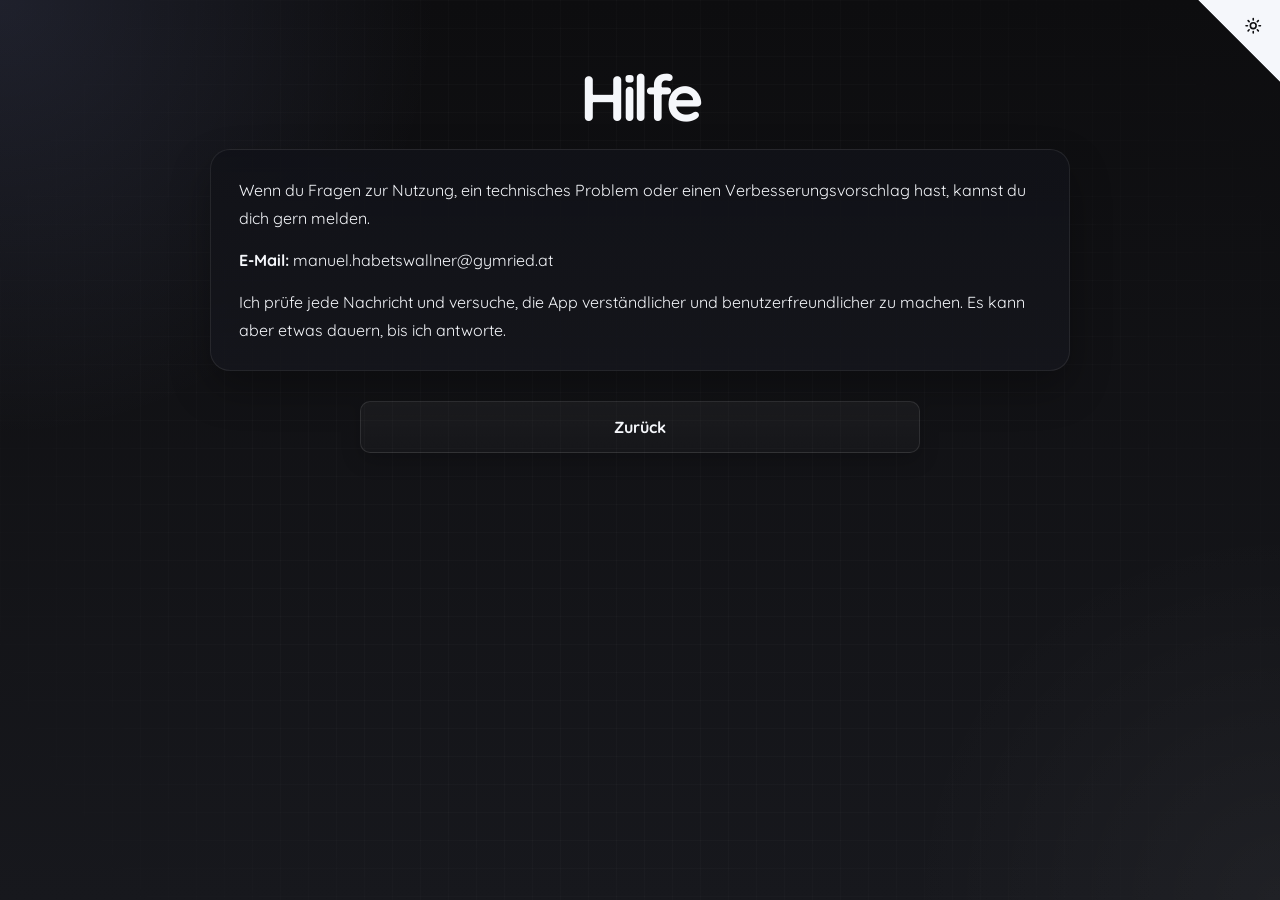
<file: support.html>
<!DOCTYPE html>
<html lang="de">
<head>
    <meta charset="UTF-8">
    <meta name="viewport" content="width=device-width, initial-scale=1.0">
    <title>Hilfe</title>
    <link rel="stylesheet" href="style.css">
    <link rel="icon" type="image/svg+xml" href="icon.svg">
    <link rel="manifest" href="manifest.webmanifest">
    <script src="theme.js"></script>
</head>
<body>
    <div class="main-container">
        <h1>Hilfe</h1>
        <div class="description-box">
            <p>Wenn du Fragen zur Nutzung, ein technisches Problem oder einen Verbesserungsvorschlag hast, kannst du dich gern melden.</p>
            <p><strong>E-Mail:</strong> manuel.habetswallner@gymried.at</p>
            <p>Ich prüfe jede Nachricht und versuche, die App verständlicher und benutzerfreundlicher zu machen. Es kann aber etwas dauern, bis ich antworte.</p>
        </div>
        <div id="buttons" style="margin-top: 30px;">
            <button onclick="location.href='index.html'">Zurück</button>
        </div>
    </div>
</body>
</html>
</file>
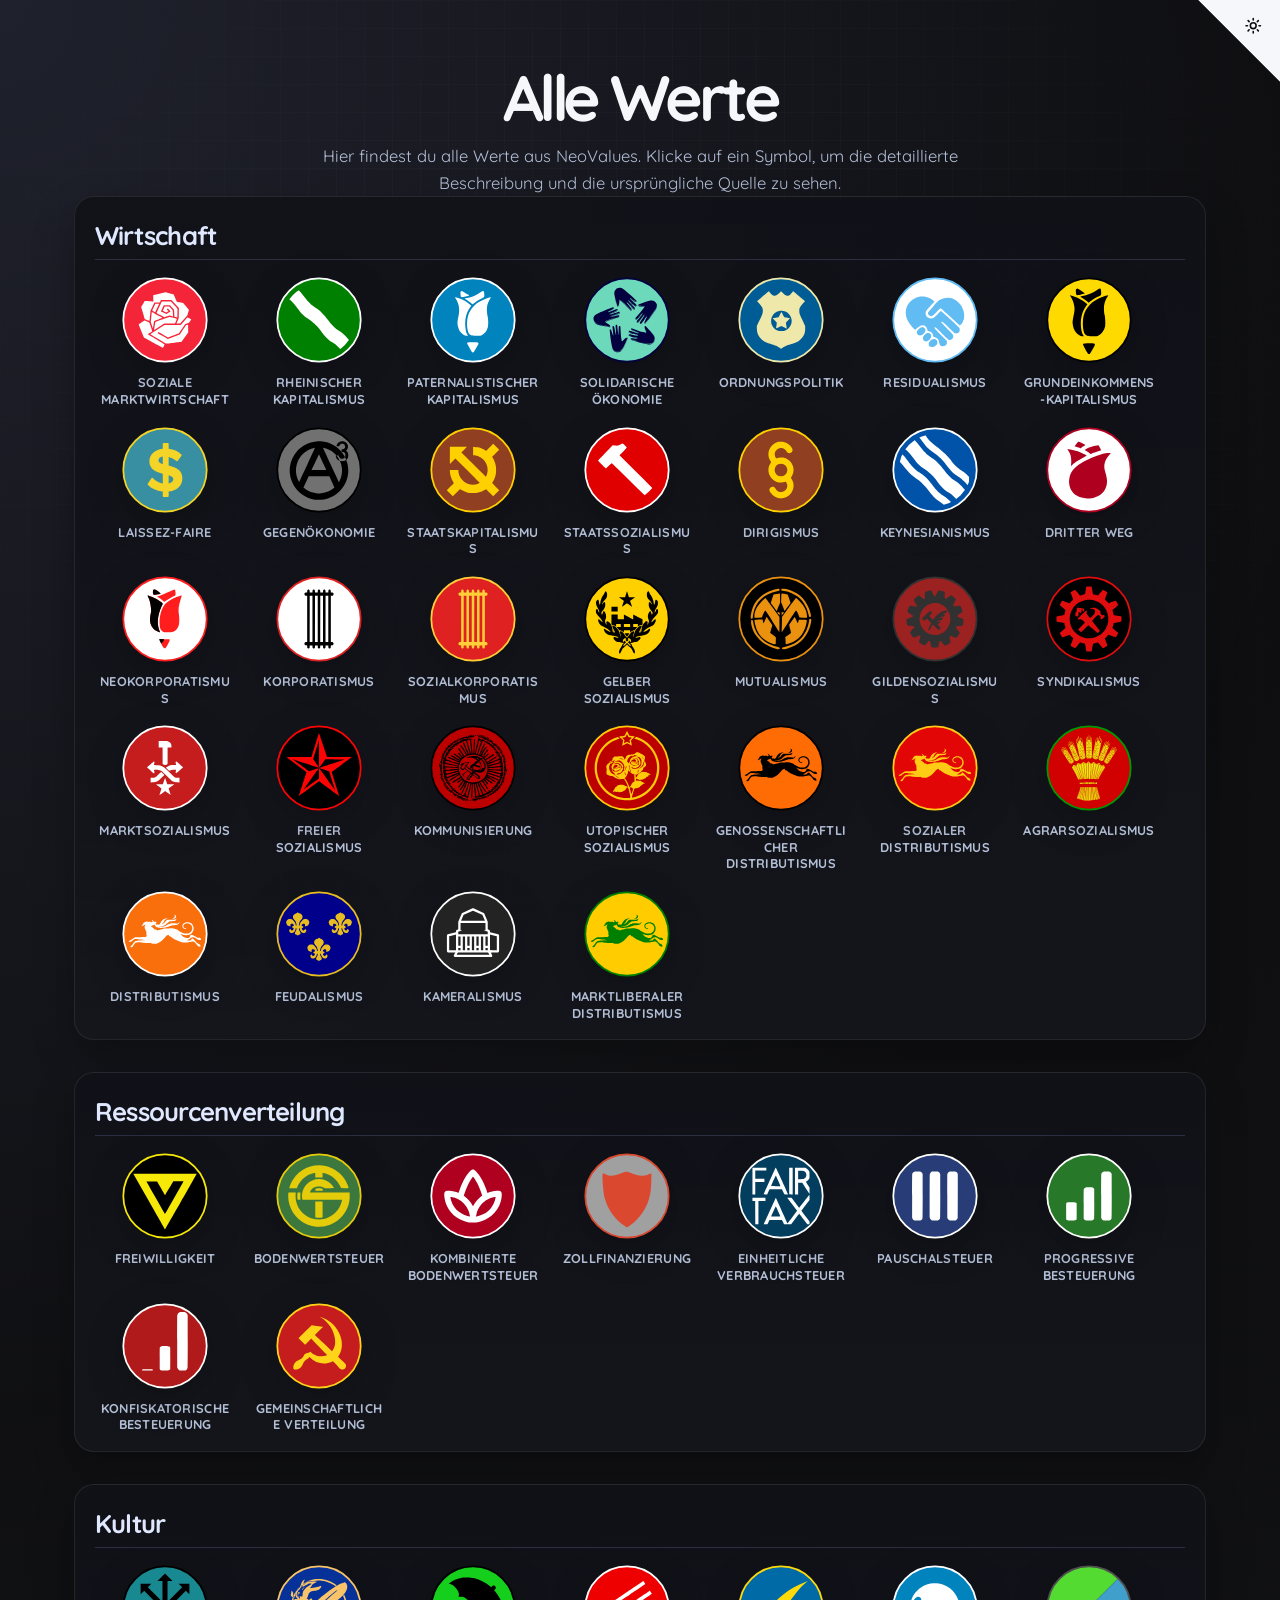
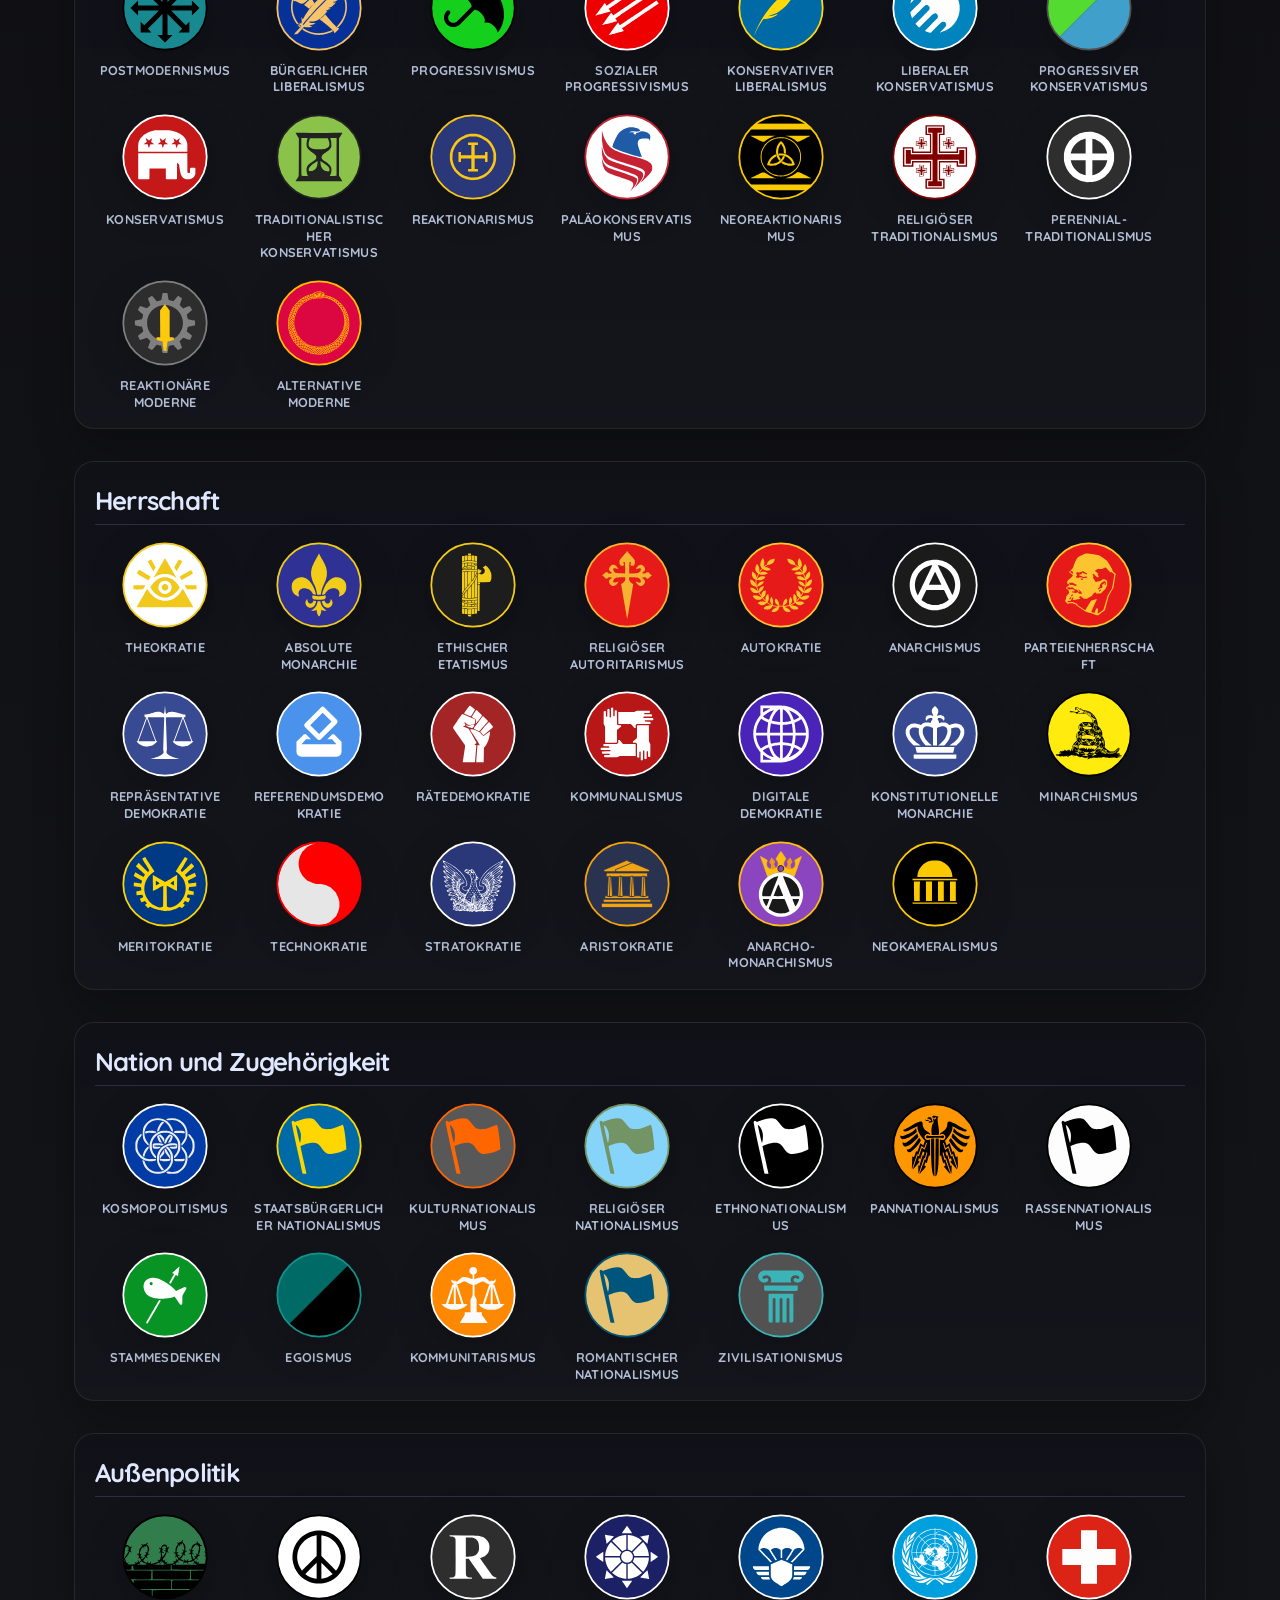
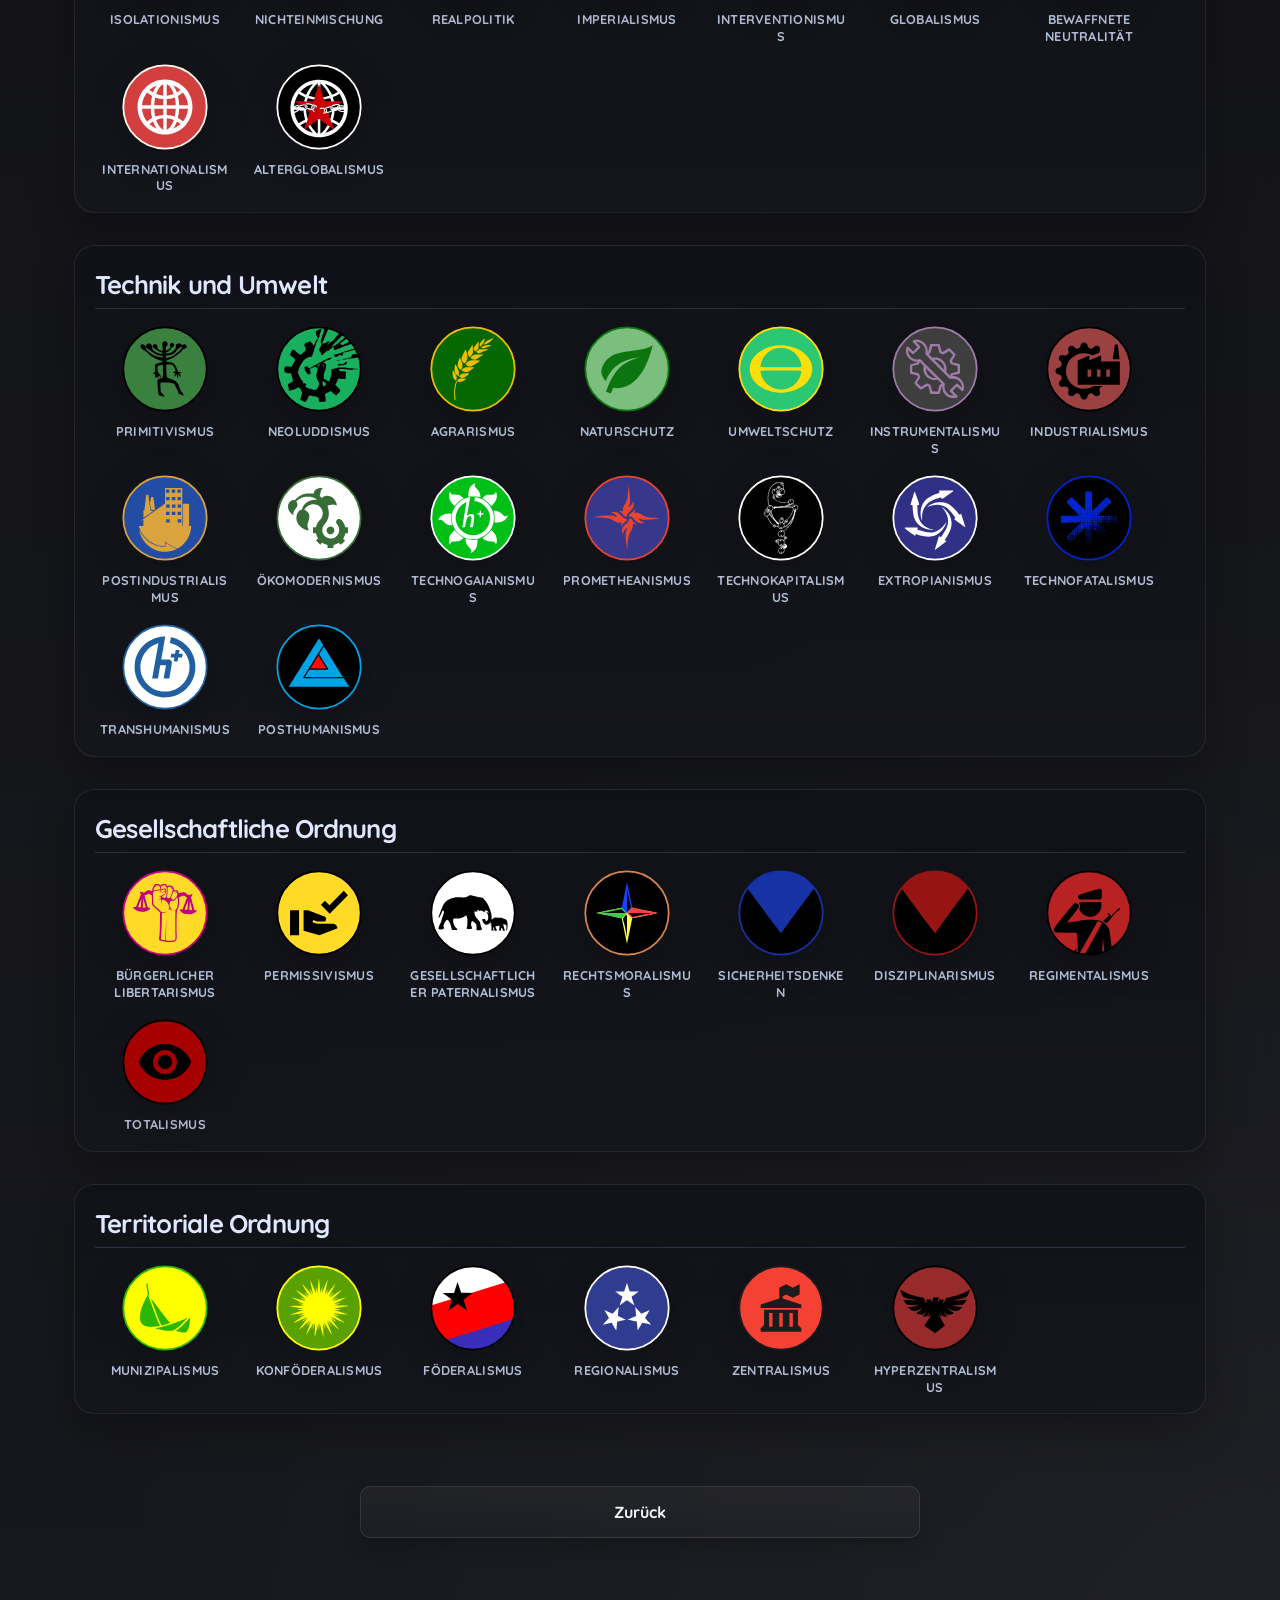
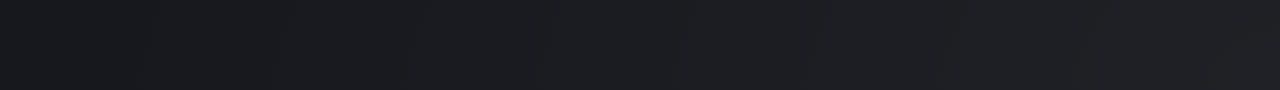
<file: values.html>
<!DOCTYPE html>
<html lang="de">
<head>
    <meta charset="UTF-8">
    <meta name="viewport" content="width=device-width, initial-scale=1.0">
    <title>NeoValues - Alle Werte</title>
    <link rel="stylesheet" href="style.css">
    <link rel="icon" type="image/svg" href="icon.svg">
    <script src="theme.js"></script>
</head>
<body>
    <div class="main-container">
        <h1>Alle Werte</h1>
        <p class="intro-text">Hier findest du alle Werte aus NeoValues. Klicke auf ein Symbol, um die detaillierte Beschreibung und die ursprüngliche Quelle zu sehen.</p>
        <div id="values-container"></div>
        <div id="buttons" style="margin-top: 40px; padding-bottom: 60px;">
            <button onclick="location.href='index.html'">Zurück</button>
        </div>
    </div>

    <script src="data.js"></script>

    <script>
        const container = document.getElementById('values-container');

        for (const category in resultsMapping) {
            const section = document.createElement('div');
            section.className = 'category-section';

            const title = document.createElement('h2');
            title.className = 'category-title';
            title.innerText = categoryTitles[category] || category;
            
            section.appendChild(title);

            const flexContainer = document.createElement('div');
            flexContainer.className = 'values-flex-container';

            for (const id in resultsMapping[category]) {
                const wrapper = document.createElement('a');
                wrapper.className = 'result-item'; 
                wrapper.href = `description.html?id=${id}&cat=${category}`;
                wrapper.style.textDecoration = 'none';
                wrapper.style.color = 'inherit';

                const img = document.createElement('img');
                img.src = `icons/${category}/${id}.svg`;
                img.className = 'result-icon'; 
                img.alt = resultsMapping[category][id];

                const name = document.createElement('p');
                name.innerText = resultsMapping[category][id];
                name.className = 'result-text'; 

                wrapper.appendChild(img);
                wrapper.appendChild(name);
                flexContainer.appendChild(wrapper);
            }

            section.appendChild(flexContainer);
            container.appendChild(section);
        }
    </script>
</body>
</html>
</file>
<file: style.css>
@import url('https://fonts.googleapis.com/css2?family=Quicksand:wght@300;500;700&display=swap');

:root {
    --bg-color: #0d0d0f;
    --bg-color-2: #17181d;
    --card-bg: rgba(21, 22, 28, 0.9);
    --card-strong: rgba(17, 18, 24, 0.96);
    --panel-bg: rgba(255, 255, 255, 0.04);
    --text-primary: #f5f7fb;
    --text-dim: #b3bfd6;
    --accent-primary: #dfe8ff;
    --accent-secondary: #aebdff;
    --accent-soft: rgba(160, 175, 255, 0.18);
    --border-color: rgba(255, 255, 255, 0.10);
    --card-border: rgba(255, 255, 255, 0.08);
    --radius-xl: 20px;
    --radius-lg: 14px;
    --radius-md: 10px;
    --soft-shadow: 0 18px 40px rgba(0, 0, 0, 0.28);
    --soft-shadow-sm: 0 8px 20px rgba(0, 0, 0, 0.18);
    --hover-shadow: rgba(160, 175, 255, 0.18);
    --corner-fill: #f5f7fb;
    --corner-color: #0d0d0f;
    --smooth-transition: all 0.22s ease;
}

[data-theme="light"] {
    --bg-color: #eef2f8;
    --bg-color-2: #dde5f3;
    --card-bg: rgba(255, 255, 255, 0.92);
    --card-strong: rgba(255, 255, 255, 0.98);
    --panel-bg: rgba(17, 17, 17, 0.04);
    --text-primary: #111827;
    --text-dim: #495769;
    --accent-primary: #192535;
    --accent-secondary: #4c5f7d;
    --accent-soft: rgba(25, 37, 53, 0.08);
    --border-color: rgba(17, 24, 39, 0.10);
    --card-border: rgba(17, 24, 39, 0.08);
    --soft-shadow: 0 18px 38px rgba(17, 24, 39, 0.08);
    --soft-shadow-sm: 0 8px 20px rgba(17, 24, 39, 0.06);
    --hover-shadow: rgba(25, 37, 53, 0.08);
    --corner-fill: #111827;
    --corner-color: #eef2f8;
}

* {
    box-sizing: border-box;
}

html {
    scroll-behavior: smooth;
}

body {
    margin: 0;
    min-height: 100vh;
    font-family: 'Quicksand', 'Segoe UI', sans-serif;
    background:
        radial-gradient(circle at top left, rgba(160, 175, 255, 0.12), transparent 28%),
        radial-gradient(circle at bottom right, rgba(255, 255, 255, 0.04), transparent 24%),
        linear-gradient(180deg, var(--bg-color) 0%, var(--bg-color-2) 100%);
    color: var(--text-primary);
    display: flex;
    flex-direction: column;
    align-items: center;
    transition: background 0.25s ease, color 0.25s ease;
}

body::before {
    content: "";
    position: fixed;
    inset: 0;
    pointer-events: none;
    background-image: linear-gradient(rgba(255,255,255,0.02) 1px, transparent 1px), linear-gradient(90deg, rgba(255,255,255,0.02) 1px, transparent 1px);
    background-size: 28px 28px;
    mask-image: radial-gradient(circle at center, black 50%, transparent 100%);
}

@keyframes riseIn {
    from {
        opacity: 0;
        transform: translateY(12px);
    }
    to {
        opacity: 1;
        transform: translateY(0);
    }
}

@keyframes pulseSoft {
    0%, 100% { transform: scale(1); }
    50% { transform: scale(1.02); }
}

.main-container {
    width: 100%;
    max-width: 1180px;
    min-height: 100vh;
    padding: 64px 24px 52px;
    box-sizing: border-box;
    display: flex;
    flex-direction: column;
    align-items: center;
    position: relative;
    z-index: 1;
}

.main-container > * {
    animation: riseIn 0.48s ease both;
}

.title-container {
    display: flex;
    align-items: center;
    justify-content: center;
    gap: 12px;
    margin-bottom: 10px;
    flex-wrap: wrap;
}

h1 {
    font-weight: 700;
    font-size: clamp(2.4rem, 5vw, 4.1rem);
    margin: 0;
    color: var(--text-primary);
    letter-spacing: -0.07em;
    text-align: center;
    line-height: 1.05;
}

h2 {
    margin: 0;
}

.intro-text {
    color: var(--text-dim);
    font-size: 1.04rem;
    margin: 12px 0 0;
    text-align: center;
    max-width: 740px;
    line-height: 1.6;
}

.version-icon {
    width: 30px;
    height: auto;
    opacity: 0.7;
    filter: grayscale(1);
}

.version-text {
    font-size: 0.76rem;
    font-weight: 700;
    color: var(--text-dim);
    opacity: 0.9;
    margin-top: 5px;
    letter-spacing: 0.12em;
    text-transform: uppercase;
}

.question-container {
    min-height: 180px;
    margin-bottom: 22px;
    display: flex;
    align-items: center;
    justify-content: center;
    width: 100%;
}

#question {
    background: linear-gradient(180deg, var(--card-strong), var(--card-bg));
    padding: 34px 38px;
    border-radius: var(--radius-xl);
    font-size: clamp(1.2rem, 2vw, 1.75rem);
    font-weight: 600;
    line-height: 1.45;
    box-shadow: var(--soft-shadow);
    max-width: 920px;
    border: 1px solid var(--card-border);
    text-align: center;
    position: relative;
    overflow: hidden;
}

#question::before {
    content: "";
    position: absolute;
    inset: 0 auto 0 0;
    width: 4px;
    background: linear-gradient(180deg, var(--accent-secondary), var(--accent-primary));
}

button {
    padding: 15px 24px;
    background: linear-gradient(180deg, rgba(255,255,255,0.04), rgba(255,255,255,0.02));
    border: 1px solid var(--border-color);
    border-radius: var(--radius-md);
    color: var(--text-primary);
    font-family: inherit;
    font-size: 1rem;
    font-weight: 700;
    cursor: pointer;
    transition: var(--smooth-transition);
    box-shadow: var(--soft-shadow-sm);
    letter-spacing: 0.01em;
}

button:hover {
    background: linear-gradient(135deg, var(--text-primary), rgba(255,255,255,0.7));
    color: var(--bg-color);
    transform: translateY(-2px);
    box-shadow: 0 12px 24px var(--hover-shadow);
}

button:active {
    transform: translateY(0);
}

#buttons {
    display: flex;
    flex-direction: column;
    gap: 12px;
    width: 100%;
    max-width: 560px;
    margin-top: 18px;
    margin-bottom: 40px;
}

#buttons.multi-column {
    display: grid;
    grid-template-columns: repeat(2, minmax(0, 1fr));
    gap: 12px;
    max-width: 760px;
}

.button-container {
    display: flex;
    flex-direction: column;
    align-items: center;
    gap: 12px;
    margin-top: 12px;
    margin-bottom: 30px;
    width: 100%;
}

.button-container button {
    min-width: 220px;
    max-width: 380px;
    text-align: center;
}

.description-box,
.license-bubble,
.category-section,
#label,
#secondary-label {
    background: linear-gradient(180deg, var(--card-strong), var(--card-bg));
    border: 1px solid var(--card-border);
    border-radius: var(--radius-xl);
    box-shadow: var(--soft-shadow);
}

.description-box {
    padding: 26px 28px;
    text-align: left;
    line-height: 1.75;
    width: 100%;
    max-width: 860px;
    box-sizing: border-box;
    align-self: center;
    margin-top: 18px;
    color: var(--text-primary);
}

.description-box p {
    margin: 0 0 14px;
}

.description-box p:last-child {
    margin-bottom: 0;
}

.license-bubble {
    color: var(--text-primary);
    width: 90%;
    max-width: 900px;
    height: auto;
    max-height: 70vh;
    padding: 28px 30px;
    overflow-y: auto;
    margin-top: 20px;
    margin-bottom: 20px;
    line-height: 1.7;
}

.values-flex-container {
    display: flex;
    justify-content: flex-start;
    flex-wrap: wrap;
    gap: 18px 14px;
    margin-top: 16px;
    width: 100%;
    box-sizing: border-box;
}

#ideologies-container .values-flex-container {
    display: grid;
    grid-template-columns: repeat(auto-fit, minmax(min(100%, 220px), 1fr));
    align-items: stretch;
    gap: 16px;
}

.ideologies-list {
    width: 100%;
    margin-top: 32px;
}

#ideologies-container .label-bubble {
    display: flex;
    flex-direction: column;
    align-items: center;
    justify-content: center;
    gap: 14px;
    width: 100%;
    min-height: 184px;
    margin: 0;
    padding: 18px 16px;
    border-radius: 16px;
    text-decoration: none;
    text-align: center;
    font-size: 1.1rem;
    line-height: 1.35;
    overflow-wrap: anywhere;
    box-shadow: 0 10px 24px rgba(0, 0, 0, 0.2);
    transition: transform 0.2s ease, box-shadow 0.2s ease, filter 0.2s ease;
}

#ideologies-container .label-bubble:hover {
    transform: translateY(-4px);
    filter: brightness(1.08);
    box-shadow: 0 16px 32px rgba(0, 0, 0, 0.28);
}

#ideologies-container .label-bubble:focus-visible {
    outline: 3px solid var(--accent-primary);
    outline-offset: 3px;
}

.ideology-icon {
    display: block;
    width: 96px;
    height: 96px;
    flex: 0 0 96px;
    margin: 0;
    object-fit: contain;
}

.main-results-wrapper {
    display: flex;
    flex-direction: column;
    align-items: center;
    justify-content: center;
    width: 100%;
    padding: 30px 0 20px;
}

.top-section,
.bottom-section {
    display: flex;
    flex-direction: column;
    align-items: center;
    width: 100%;
}

#results-container {
    display: grid;
    grid-template-columns: repeat(3, minmax(110px, 140px));
    justify-content: center;
    gap: 24px 30px;
    margin-top: 14px;
    margin-bottom: 24px;
    width: 100%;
    box-sizing: border-box;
}

.result-item {
    display: flex;
    flex-direction: column;
    align-items: center;
    justify-content: flex-start;
    width: 140px;
    min-width: 0;
    box-sizing: border-box;
    transition: transform 0.22s ease, opacity 0.22s ease;
    color: inherit;
    text-decoration: none;
}

.result-item:hover {
    transform: translateY(-4px);
}

.result-icon {
    width: 88px;
    height: 88px;
    margin-bottom: 10px;
    flex-shrink: 0;
    filter: drop-shadow(0 10px 18px rgba(0, 0, 0, 0.22));
    transition: var(--smooth-transition);
    animation: pulseSoft 6s ease-in-out infinite;
}

.result-item:hover .result-icon {
    transform: scale(1.06);
}

.result-text {
    font-size: 0.8rem;
    font-weight: 700;
    line-height: 1.3;
    color: var(--text-dim);
    text-transform: uppercase;
    text-align: center;
    width: 100%;
    margin: 0;
    padding: 0 4px;
    box-sizing: border-box;
    overflow-wrap: anywhere;
    word-break: normal;
    hyphens: auto;
    letter-spacing: 0.02em;
}

.label-bubble {
    display: inline-block;
    padding: 14px 30px;
    border-radius: 12px;
    font-weight: 700;
    font-size: 1.7rem;
    color: #ffffff;
    margin: 15px 0;
    box-shadow: 0 14px 28px rgba(0, 0, 0, 0.16);
    transition: var(--smooth-transition);
    box-sizing: border-box;
    border: 1px solid transparent;
}

#secondary-label {
    background: rgba(255,255,255,0.02);
    border: 1px solid var(--card-border);
    padding: 12px 18px;
    font-size: 1.05rem;
    margin-top: 10px;
    color: var(--text-primary);
    border-radius: var(--radius-lg);
}

#secondary-label a,
#label a,
.description-box a,
.license-bubble a {
    color: inherit;
    text-decoration: underline;
    text-underline-offset: 3px;
}

.category-section {
    width: 100%;
    margin-bottom: 32px;
    padding: 22px 20px 18px;
}

.category-title {
    font-size: clamp(1.2rem, 2vw, 1.6rem);
    color: var(--accent-primary);
    margin: 0 0 16px;
    border-bottom: 1px solid var(--accent-soft);
    padding-bottom: 8px;
    text-align: left;
    letter-spacing: -0.03em;
}

.desc-icon {
    width: 110px;
    height: 110px;
    margin-bottom: 15px;
    filter: drop-shadow(0 8px 16px rgba(0, 0, 0, 0.18));
    transition: var(--smooth-transition);
}

.desc-icon:hover {
    transform: scale(1.05);
}

.original-work-sign {
    display: none;
    text-align: center;
    margin: 0 auto;
    color: var(--text-primary);
    text-decoration: none;
    transition: var(--smooth-transition);
}

a {
    color: var(--text-primary);
}

a:hover {
    color: var(--accent-primary);
    text-decoration: underline;
}

.footer-icons {
    display: flex;
    justify-content: center;
    align-items: center;
    gap: 18px;
    margin-top: 18px;
    flex-wrap: wrap;
}

.footer-icon-link {
    display: inline-flex;
    align-items: center;
    justify-content: center;
    width: 56px;
    height: 56px;
    border-radius: 10px;
    background: var(--panel-bg);
    border: 1px solid var(--border-color);
    text-decoration: none;
    transition: transform 0.2s ease, box-shadow 0.2s ease;
    box-shadow: var(--soft-shadow-sm);
}

.footer-icon-link:hover {
    transform: translateY(-2px);
    box-shadow: 0 8px 22px var(--hover-shadow);
}

.footer-icon {
    width: 28px;
    height: 28px;
    opacity: 0.9;
    transition: opacity 0.2s ease, transform 0.2s ease;
}

.footer-icon-link:hover .footer-icon {
    opacity: 1;
    transform: scale(1.08);
}

.theme-toggle-corner {
    position: fixed;
    top: 0;
    right: 0;
    width: 82px;
    height: 82px;
    border: 0;
    background: transparent;
    cursor: pointer;
    z-index: 9999;
    padding: 0;
    line-height: 0;
    clip-path: polygon(0 0, 100% 0, 100% 100%);
    outline: none;
    -webkit-tap-highlight-color: transparent;
    user-select: none;
}

.theme-toggle-corner:focus,
.theme-toggle-corner:focus-visible,
.theme-toggle-corner:active {
    outline: none;
    box-shadow: none;
}

.theme-toggle-corner svg {
    width: 100%;
    height: 100%;
    fill: var(--corner-fill);
    color: var(--corner-color);
    transition: var(--smooth-transition);
}

.theme-toggle-corner:hover svg {
    transform: scale(1.06);
}

.theme-toggle-corner .icon-sun,
.theme-toggle-corner .icon-moon {
    fill: none;
    stroke: currentColor;
    stroke-width: 2.2;
    stroke-linecap: round;
    stroke-linejoin: round;
}

.theme-toggle-corner .icon-sun {
    display: block;
}

.theme-toggle-corner .icon-moon {
    display: none;
}

[data-theme="light"] .theme-toggle-corner .icon-sun {
    display: none;
}

[data-theme="light"] .theme-toggle-corner .icon-moon {
    display: block;
}

@media (max-width: 960px) {
    .main-container {
        padding-left: 18px;
        padding-right: 18px;
    }

    #buttons.multi-column {
        grid-template-columns: repeat(2, minmax(0, 1fr));
    }

    #question {
        max-width: 100%;
    }
}

@media (max-width: 680px) {
    .main-container {
        padding: 54px 16px 44px;
    }

    #question {
        padding: 24px 18px;
        border-radius: var(--radius-lg);
    }

    #buttons {
        max-width: 100%;
    }

    #buttons.multi-column {
        grid-template-columns: 1fr;
    }

    .button-container {
        align-items: stretch;
    }

    .button-container button {
        width: 100%;
        max-width: none;
    }

    #results-container {
        grid-template-columns: repeat(3, minmax(0, 1fr));
        gap: 18px 10px;
        width: 100%;
        max-width: 420px;
        margin-top: 18px;
    }

    .result-item {
        width: 100%;
        max-width: 110px;
    }

    .result-icon {
        width: 70px;
        height: 70px;
        margin-bottom: 8px;
    }

    .result-text {
        font-size: 0.66rem;
        letter-spacing: 0.02em;
        line-height: 1.25;
    }

    .label-bubble {
        font-size: 1.02rem;
        padding: 10px 16px;
        margin: 8px 0;
    }

    .category-title {
        font-size: 1.2rem;
        text-align: left;
    }

    .description-box,
    .license-bubble {
        width: 100%;
        max-width: 100%;
    }

    .license-bubble {
        padding: 20px 18px;
        margin-top: 18px;
        border-radius: var(--radius-lg);
    }

    .theme-toggle-corner {
        width: 70px;
        height: 70px;
    }
}
</file>
